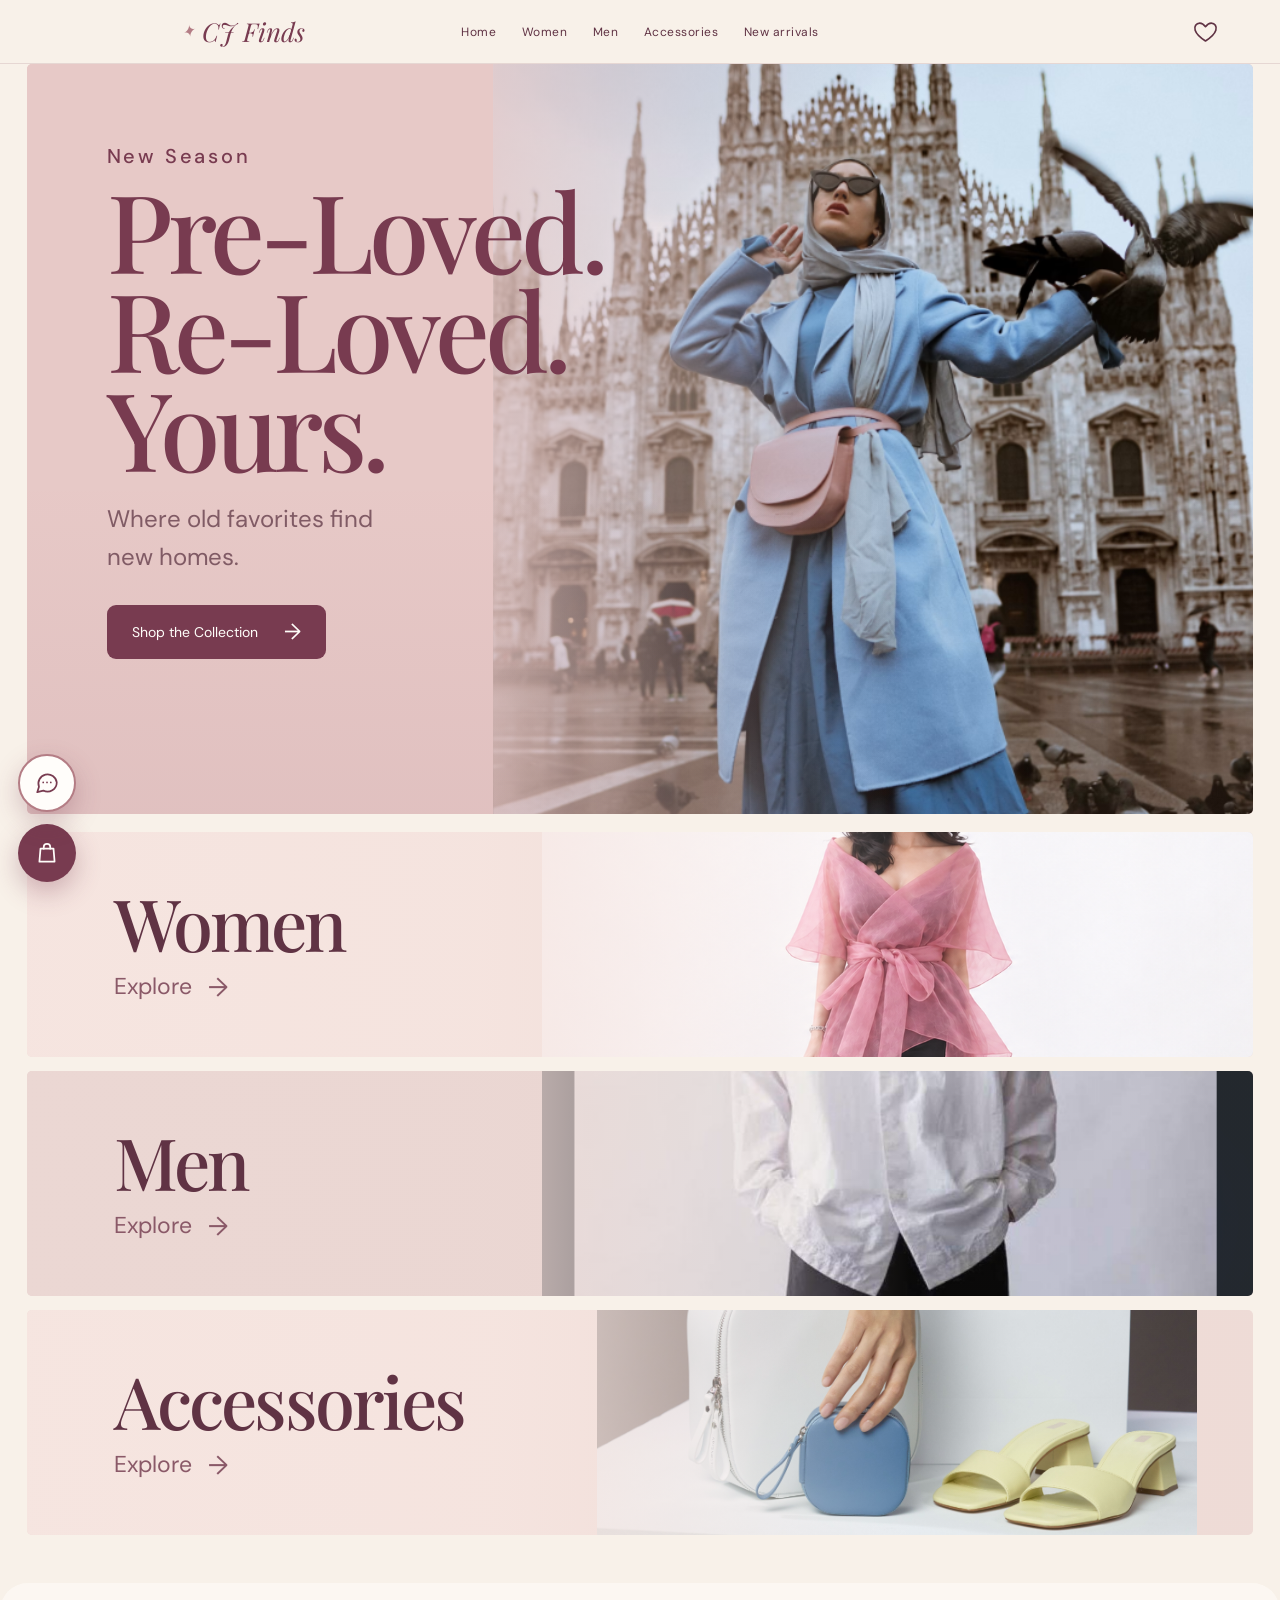
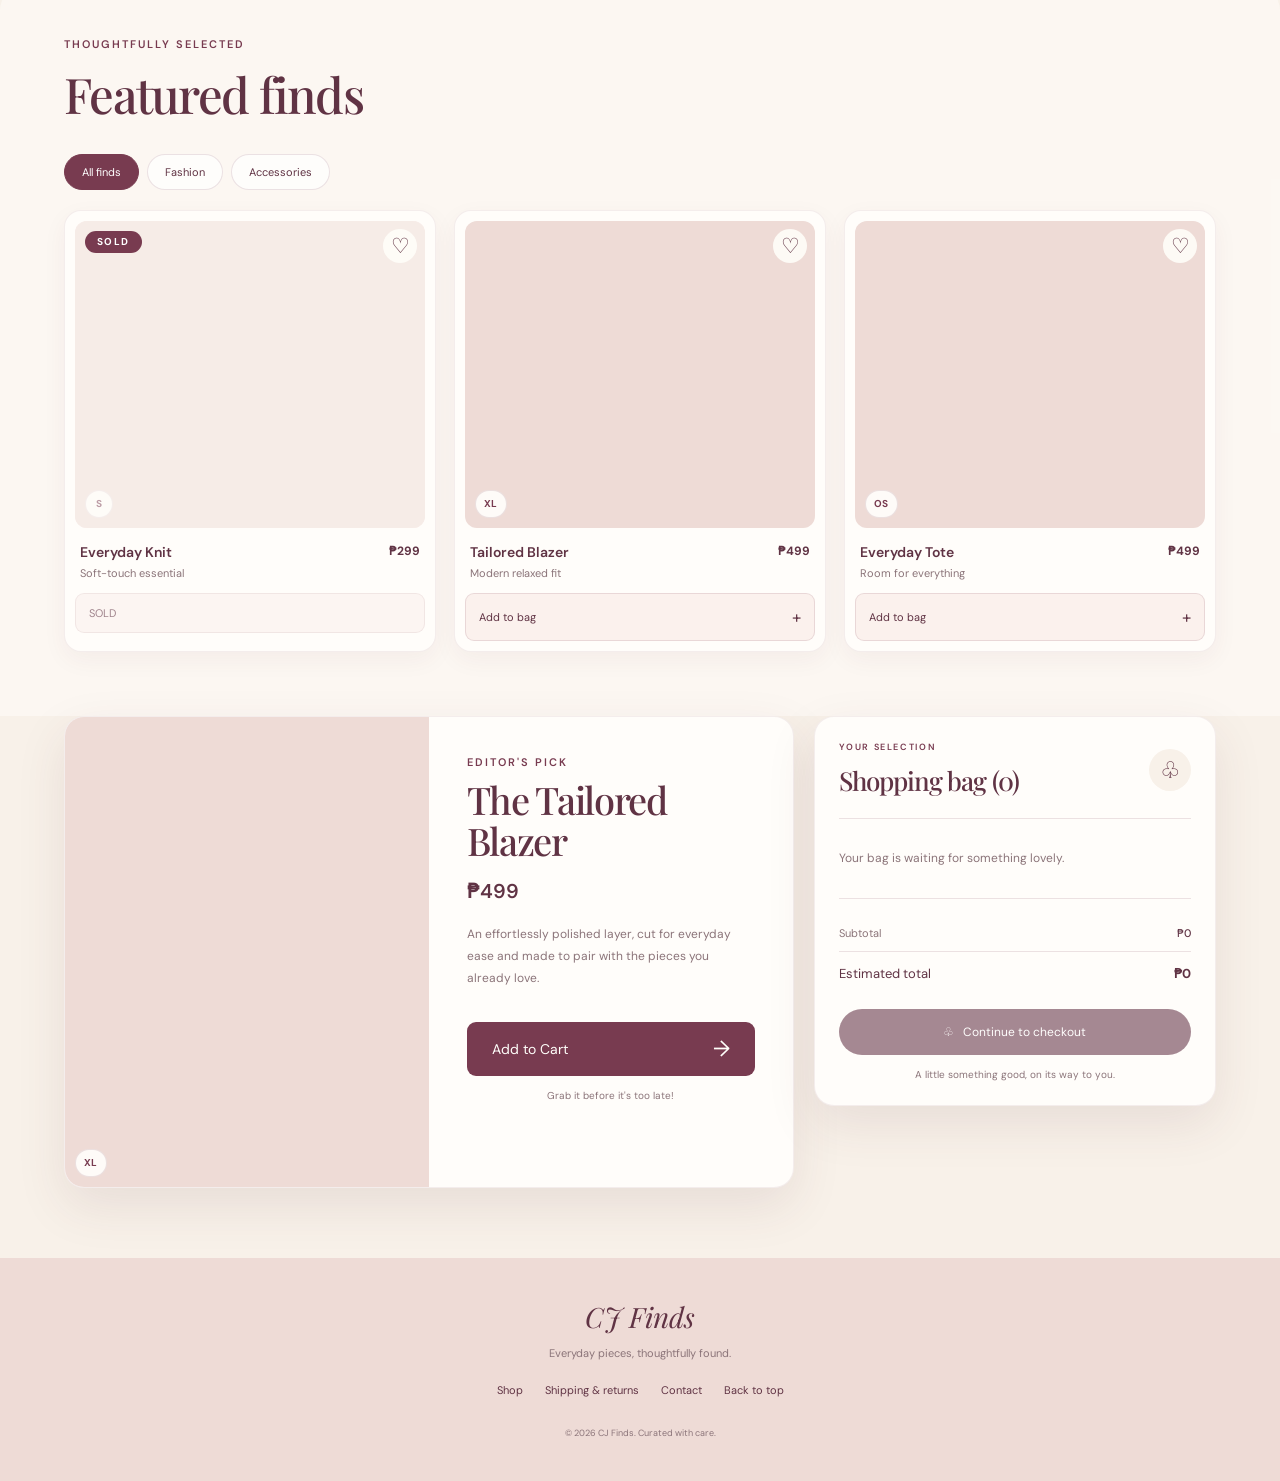
<file: index.html>
<!DOCTYPE html>
<html lang="en">
<head>
  <meta charset="UTF-8" />
  <meta name="viewport" content="width=device-width, initial-scale=1.0" />
  <meta name="theme-color" content="#f8f1e9" />
  <meta name="description" content="CJ Finds — pre-loved fashion and accessories for women and men. Pre-Loved. Re-Loved. Yours." />
  <title>CJ Finds — Pre-Loved. Re-Loved. Yours.</title>
  <link rel="icon" href="data:image/svg+xml,%3Csvg xmlns='http://www.w3.org/2000/svg' viewBox='0 0 100 100'%3E%3Ctext y='.9em' font-size='90'%3E✦%3C/text%3E%3C/svg%3E" />
  <link rel="preconnect" href="https://fonts.googleapis.com">
  <link rel="preconnect" href="https://fonts.gstatic.com" crossorigin>
  <link href="https://fonts.googleapis.com/css2?family=DM+Sans:wght@400;500;600;700&family=Playfair+Display:wght@400;500;600&display=swap" rel="stylesheet">
  <link rel="stylesheet" href="style.css" />
</head>
<body id="top">
  <header class="site-header">
    <button class="icon-button menu-toggle" type="button" aria-label="Open navigation" aria-expanded="false">
      <span></span><span></span><span></span>
    </button>

    <a class="brand" href="index.html" aria-label="CJ Finds home">
      <span class="brand-leaf" aria-hidden="true">✦</span>
      <span>CJ Finds</span>
    </a>

    <nav class="desktop-nav" aria-label="Main navigation">
      <a href="index.html">Home</a>
      <a href="women.html">Women</a>
      <a href="men.html">Men</a>
      <a href="accessories.html">Accessories</a>
      <a href="#featured">New arrivals</a>
    </nav>

    <div class="header-actions">
      <button class="icon-button search-toggle" type="button" aria-label="Search products" aria-expanded="false">
        <svg viewBox="0 0 24 24" aria-hidden="true"><circle cx="10.8" cy="10.8" r="7.2"></circle><path d="m16.2 16.2 5 5"></path></svg>
      </button>
      <a class="icon-button fav-toggle" href="favorites.html" aria-label="Open favorites">
        <svg viewBox="0 0 24 24" aria-hidden="true"><path d="M12 20.4s-7.6-4.7-9.2-9.5C1.7 7.6 3.7 4.6 6.9 4.6c2 0 3.5 1.1 5.1 3.1 1.6-2 3.1-3.1 5.1-3.1 3.2 0 5.2 3 4.1 6.3-1.6 4.8-9.2 9.5-9.2 9.5Z"></path></svg>
        <span class="fav-count is-zero" aria-live="polite">0</span>
      </a>
    </div>
  </header>

  <div class="mobile-menu" hidden>
    <a href="index.html">Home</a><a href="women.html">Women</a><a href="men.html">Men</a><a href="accessories.html">Accessories</a><a href="#featured">New arrivals</a>
  </div>
  <form class="search-panel" role="search" hidden>
    <label for="search-input">Find your next favorite</label>
    <div class="search-row"><input id="search-input" type="search" placeholder="Search essentials…" /><button type="submit">Search</button></div>
    <p class="search-message" aria-live="polite"></p>
  </form>

  <main>
    <!-- Keep this original visual order: hero, three category banners, palette footer. -->
    <section class="hero" aria-label="New season collection">
      <div class="hero-copy">
        <p class="eyebrow">New Season</p>
        <h1>Pre-Loved.<br>Re-Loved.<br>Yours.</h1>
        <p class="hero-description">Where old favorites find <br> new homes.<br class="desktop-break"></p>
        <a class="primary-button" href="#featured">Shop the Collection <span aria-hidden="true">→</span></a>
        <div class="hero-pagination" aria-label="Featured collection">
          <button class="active"></button>
        </div>
      </div>
      <div class="hero-image image-fashion" role="img" aria-label="Model wearing a cream blazer and sage top"></div>
      <div class="hero-glow"></div>
    </section>

    <section class="category-stack" aria-label="Shop categories">
      <a class="category-card women-card" id="women" href="women.html">
        <span class="category-copy"><strong>Women</strong><span>Explore <b aria-hidden="true">→</b></span></span>
        <span class="category-image women-image" role="img" aria-label="Women's modern neutral fashion"></span>
      </a>
      <a class="category-card men-card" id="men" href="men.html">
        <span class="category-copy"><strong>Men</strong><span>Explore <b aria-hidden="true">→</b></span></span>
        <span class="category-image men-image" role="img" aria-label="Men's minimalist black outfit"></span>
      </a>
      <a class="category-card accessories-card" id="accessories" href="accessories.html">
        <span class="category-copy"><strong>Accessories</strong><span>Explore <b aria-hidden="true">→</b></span></span>
        <span class="category-image accessories-image" role="img" aria-label="Black leather tote bag"></span>
      </a>
    </section>
    <!-- Shopping UI is added below the original landing-page composition. -->
    <section class="shopping-section" id="featured">
      <div class="section-heading">
        <div><p class="eyebrow">Thoughtfully selected</p><h2>Featured finds</h2></div>
      </div>
      <div class="filter-row" role="group" aria-label="Filter featured products">
        <button class="filter-chip active" type="button" data-filter="all">All finds</button>
        <button class="filter-chip" type="button" data-filter="fashion">Fashion</button>
        <button class="filter-chip" type="button" data-filter="accessories">Accessories</button>
      </div>
      <div class="product-grid"></div>
    </section>

    <section class="detail-cart-grid" id="product-detail">
      <article class="product-detail panel"></article>

      <aside class="cart-panel panel" id="cart-panel">
        <div class="cart-heading"><div><p class="eyebrow">Your selection</p><h2>Shopping bag <span class="bag-heading-count">(0)</span></h2></div><span class="bag-icon">♧</span></div>
        <div class="cart-items"><p class="empty-cart">Your bag is waiting for something lovely.</p></div>
        <div class="cart-summary">
          <div><span>Subtotal</span><strong class="subtotal">₱0</strong></div>
          <div><span>Estimated total</span><strong class="total">₱0</strong></div>
        </div>
        <button class="checkout-button" type="button" disabled>♧ &nbsp; Continue to checkout</button>
        <p class="secure-note">A little something good, on its way to you.</p>
      </aside>
    </section>
  </main>

  <footer class="site-footer">
    <a class="footer-brand" href="index.html">CJ Finds</a>
    <p>Everyday pieces, thoughtfully found.</p>
    <div class="footer-links"><a href="women.html">Shop</a><a href="#product-detail">Shipping &amp; returns</a><a href="mailto:hello@cjfinds.example">Contact</a><a href="#top">Back to top</a></div>
    <small>© <span id="year"></span> CJ Finds. Curated with care.</small>
  </footer>

  <div class="toast" role="status" aria-live="polite"></div>
  <script src="bag-reset.js"></script>
  <script src="one-stock.js"></script>
  <script src="products.js"></script>
  <script src="script.js"></script>
  <script src="bag.js" defer></script>
  <script src="bag-sync.js" defer></script>
  <script src="product-links.js" defer></script>
  <script src="favorites.js" defer></script>
  <script src="header-scroll.js" defer></script>
  <script src="chat-faq.js" defer></script>
  <script src="chatbot.js" defer></script>
</body>
</html>
</file>
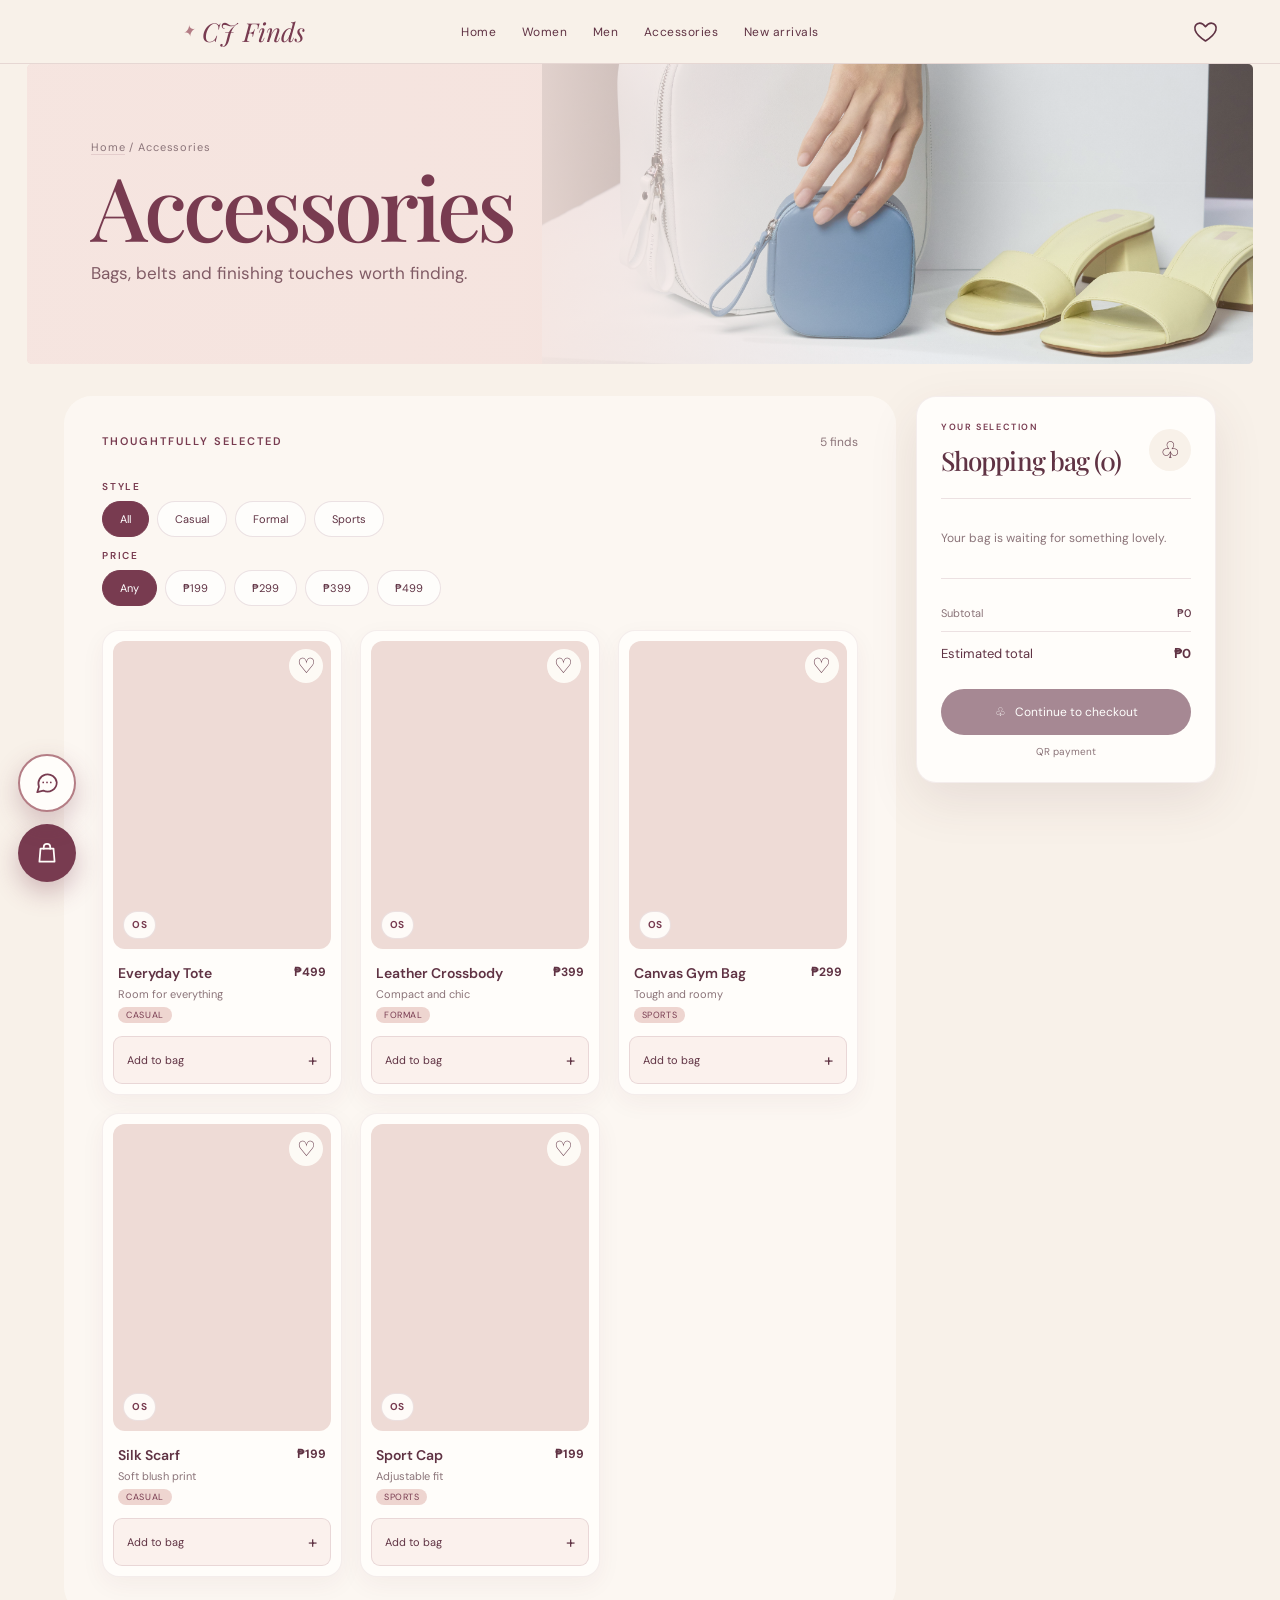
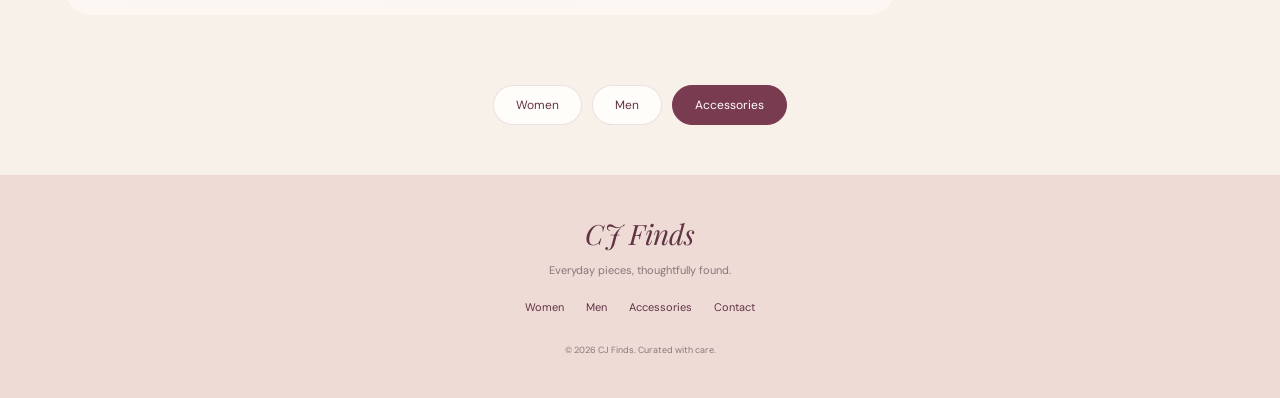
<file: accessories.html>
<!DOCTYPE html>
<html lang="en">
<head>
  <meta charset="UTF-8" />
  <meta name="viewport" content="width=device-width, initial-scale=1.0" />
  <meta name="theme-color" content="#f8f1e9" />
  <title>Accessories — CJ Finds</title>
  <link rel="preconnect" href="https://fonts.googleapis.com">
  <link rel="preconnect" href="https://fonts.gstatic.com" crossorigin>
  <link href="https://fonts.googleapis.com/css2?family=DM+Sans:wght@400;500;600;700&family=Playfair+Display:wght@400;500;600&display=swap" rel="stylesheet">
  <link rel="stylesheet" href="style.css" />
  <link rel="stylesheet" href="category.css" />
</head>
<body data-page="accessories">
  <header class="site-header">
    <button class="icon-button menu-toggle" aria-label="Open navigation" aria-expanded="false">
      <span></span><span></span><span></span>
    </button>

    <a class="brand" href="index.html" aria-label="CJ Finds home">
      <span class="brand-leaf" aria-hidden="true">✦</span>
      <span>CJ Finds</span>
    </a>

    <nav class="desktop-nav" aria-label="Main navigation">
      <a href="index.html">Home</a>
      <a href="women.html">Women</a>
      <a href="men.html">Men</a>
      <a href="accessories.html">Accessories</a>
      <a href="index.html#featured">New arrivals</a>
    </nav>

    <div class="header-actions">
      <button class="icon-button search-toggle" aria-label="Search products" aria-expanded="false">
        <svg viewBox="0 0 24 24" aria-hidden="true"><circle cx="10.8" cy="10.8" r="7.2"></circle><path d="m16.2 16.2 5 5"></path></svg>
      </button>
      <a class="icon-button fav-toggle" href="favorites.html" aria-label="Open favorites">
        <svg viewBox="0 0 24 24" aria-hidden="true"><path d="M12 20.4s-7.6-4.7-9.2-9.5C1.7 7.6 3.7 4.6 6.9 4.6c2 0 3.5 1.1 5.1 3.1 1.6-2 3.1-3.1 5.1-3.1 3.2 0 5.2 3 4.1 6.3-1.6 4.8-9.2 9.5-9.2 9.5Z"></path></svg>
        <span class="fav-count is-zero" aria-live="polite">0</span>
      </a>
    </div>
  </header>

  <div class="mobile-menu" hidden>
    <a href="index.html">Home</a><a href="women.html">Women</a><a href="men.html">Men</a><a href="accessories.html">Accessories</a><a href="index.html#featured">New arrivals</a>
  </div>
  <form class="search-panel" role="search" hidden>
    <label for="search-input">Find your next favorite</label>
    <div class="search-row"><input id="search-input" type="search" placeholder="Search accessories…" /><button type="submit">Search</button></div>
    <p class="search-message" aria-live="polite"></p>
  </form>

  <main>
    <section class="page-hero accessories" aria-label="Accessories collection">
      <div class="page-hero-image" role="img" aria-label="Accessories collection"></div>
      <div class="page-hero-copy">
        <p class="breadcrumb"><a href="index.html">Home</a> / Accessories</p>
        <h1>Accessories</h1>
        <p class="lead">Bags, belts and finishing touches worth finding.</p>
      </div>
    </section>

    <div class="category-layout">
      <section class="catalog" id="catalog">
        <div class="section-heading">
          <div><p class="eyebrow">Thoughtfully selected</p><h2></h2></div>
          <span class="result-count" aria-live="polite"></span>
        </div>

        <div class="filter-group">
          <span class="filter-label">Style</span>
          <div class="filter-row" role="group" aria-label="Filter by style">
            <button class="filter-chip active" data-filter="all">All</button>
            <button class="filter-chip" data-filter="casual">Casual</button>
            <button class="filter-chip" data-filter="formal">Formal</button>
            <button class="filter-chip" data-filter="sports">Sports</button>
          </div>
        </div>
        <div class="filter-group">
          <span class="filter-label">Price</span>
          <div class="filter-row" role="group" aria-label="Filter by price">
            <button class="filter-chip active" data-price="all">Any</button>
            <button class="filter-chip" data-price="199">₱199</button>
            <button class="filter-chip" data-price="299">₱299</button>
            <button class="filter-chip" data-price="399">₱399</button>
            <button class="filter-chip" data-price="499">₱499</button>
          </div>
        </div>

        <div class="product-grid"></div>
      </section>

      <aside class="cart-panel panel" id="cart-panel">
        <div class="cart-heading"><div><p class="eyebrow">Your selection</p><h2>Shopping bag <span class="bag-heading-count">(0)</span></h2></div><span class="bag-icon">♧</span></div>
        <div class="cart-items"><p class="empty-cart">Your bag is waiting for something lovely.</p></div>
        <div class="cart-summary">
          <div><span>Subtotal</span><strong class="subtotal">₱0</strong></div>
          <div><span>Estimated total</span><strong class="total">₱0</strong></div>
        </div>
        <button class="checkout-button" disabled>♧ &nbsp; Continue to checkout</button>
        <p class="pay-note">QR payment</p>
      </aside>
    </div>

    <nav class="other-categories" aria-label="Browse other categories">
      <a href="women.html">Women</a>
      <a href="men.html">Men</a>
      <a href="accessories.html" class="current" aria-current="page">Accessories</a>
    </nav>
  </main>

  <footer class="site-footer">
    <a class="footer-brand" href="index.html">CJ Finds</a>
    <p>Everyday pieces, thoughtfully found.</p>
    <div class="footer-links"><a href="women.html">Women</a><a href="men.html">Men</a><a href="accessories.html">Accessories</a><a href="mailto:hello@cjfinds.example">Contact</a></div>
    <small>© <span id="year"></span> CJ Finds. Curated with care.</small>
  </footer>

  <div class="toast" role="status" aria-live="polite"></div>
  <script src="bag-reset.js"></script>
  <script src="one-stock.js"></script>
  <script src="products.js"></script>
  <script src="shop.js"></script>
  <script src="bag.js" defer></script>
  <script src="bag-sync.js" defer></script>
  <script src="product-links.js" defer></script>
  <script src="favorites.js" defer></script>
  <script src="header-scroll.js" defer></script>
  <script src="chat-faq.js" defer></script>
  <script src="chatbot.js" defer></script>
  </body>
  </html>
</file>
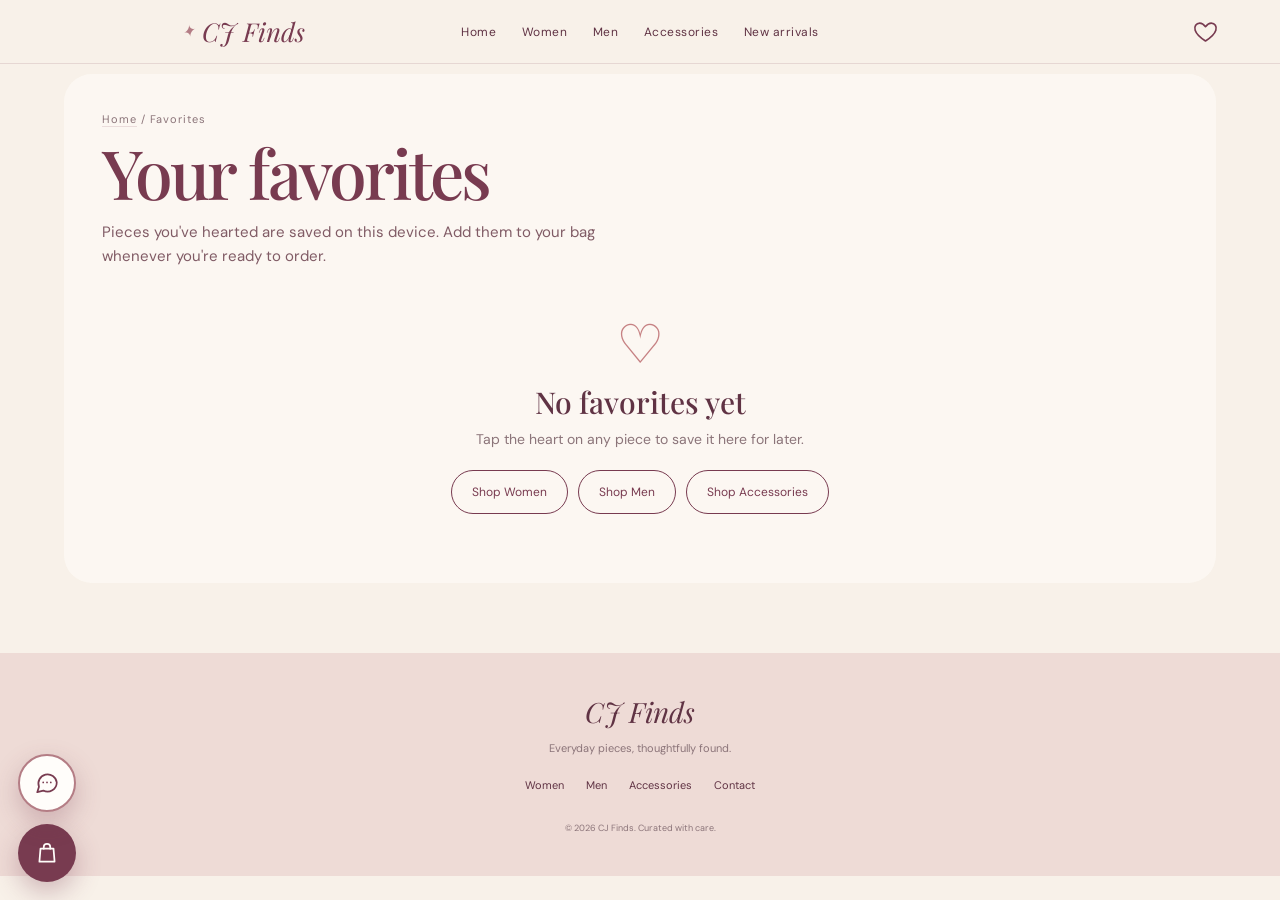
<file: favorites.html>
<!DOCTYPE html>
<html lang="en">
<head>
  <meta charset="UTF-8" />
  <meta name="viewport" content="width=device-width, initial-scale=1.0" />
  <meta name="theme-color" content="#f8f1e9" />
  <title>Your favorites — CJ Finds</title>
  <link rel="preconnect" href="https://fonts.googleapis.com">
  <link rel="preconnect" href="https://fonts.gstatic.com" crossorigin>
  <link href="https://fonts.googleapis.com/css2?family=DM+Sans:wght@400;500;600;700&family=Playfair+Display:wght@400;500;600&display=swap" rel="stylesheet">
  <link rel="stylesheet" href="style.css" />
  <link rel="stylesheet" href="category.css" />
  <link rel="stylesheet" href="favorites.css" />
</head>
<body>
  <header class="site-header">
    <button class="icon-button menu-toggle" aria-label="Open navigation" aria-expanded="false">
      <span></span><span></span><span></span>
    </button>

    <a class="brand" href="index.html" aria-label="CJ Finds home">
      <span class="brand-leaf" aria-hidden="true">✦</span>
      <span>CJ Finds</span>
    </a>

    <nav class="desktop-nav" aria-label="Main navigation">
      <a href="index.html">Home</a>
      <a href="women.html">Women</a>
      <a href="men.html">Men</a>
      <a href="accessories.html">Accessories</a>
      <a href="index.html#featured">New arrivals</a>
    </nav>

    <div class="header-actions">
      <a class="icon-button fav-toggle" href="favorites.html" aria-label="Open favorites" aria-current="page">
        <svg viewBox="0 0 24 24" aria-hidden="true"><path d="M12 20.4s-7.6-4.7-9.2-9.5C1.7 7.6 3.7 4.6 6.9 4.6c2 0 3.5 1.1 5.1 3.1 1.6-2 3.1-3.1 5.1-3.1 3.2 0 5.2 3 4.1 6.3-1.6 4.8-9.2 9.5-9.2 9.5Z"></path></svg>
        <span class="fav-count is-zero" aria-live="polite">0</span>
      </a>
    </div>
  </header>

  <div class="mobile-menu" hidden>
    <a href="index.html">Home</a><a href="women.html">Women</a><a href="men.html">Men</a><a href="accessories.html">Accessories</a><a href="index.html#featured">New arrivals</a>
  </div>

  <main class="fav-page">
    <section class="fav-wrap" aria-labelledby="fav-title">
      <p class="breadcrumb"><a href="index.html">Home</a> / Favorites</p>
      <h1 id="fav-title">Your favorites</h1>
      <p class="fav-lead">Pieces you've hearted are saved on this device. Add them to your bag whenever you're ready to order.</p>

      <div class="fav-toolbar" id="fav-toolbar" hidden>
        <span class="result-count" id="fav-count" aria-live="polite"></span>
        <div class="fav-actions">
          <button class="fav-btn" id="fav-add-all" type="button">Add all available to bag</button>
          <a class="fav-btn secondary" href="index.html#cart-panel">Go to my bag →</a>
        </div>
      </div>
      <p class="fav-sold-note" id="fav-sold-note" hidden>Pieces tagged SOLD have found a new home and can no longer be ordered.</p>

      <div class="product-grid" id="fav-grid" hidden></div>

      <div class="fav-empty" id="fav-empty" hidden>
        <p class="fav-empty-heart" aria-hidden="true">♡</p>
        <h2>No favorites yet</h2>
        <p>Tap the heart on any piece to save it here for later.</p>
        <div class="fav-actions">
          <a class="fav-btn secondary" href="women.html">Shop Women</a>
          <a class="fav-btn secondary" href="men.html">Shop Men</a>
          <a class="fav-btn secondary" href="accessories.html">Shop Accessories</a>
        </div>
      </div>
    </section>
  </main>

  <footer class="site-footer">
    <a class="footer-brand" href="index.html">CJ Finds</a>
    <p>Everyday pieces, thoughtfully found.</p>
    <div class="footer-links"><a href="women.html">Women</a><a href="men.html">Men</a><a href="accessories.html">Accessories</a><a href="mailto:hello@cjfinds.example">Contact</a></div>
    <small>© <span id="year"></span> CJ Finds. Curated with care.</small>
  </footer>

  <div class="toast" role="status" aria-live="polite"></div>
  <script src="bag-reset.js"></script>
  <script src="products.js"></script>
  <script src="bag.js" defer></script>
  <script src="product-links.js" defer></script>
  <script src="favorites.js" defer></script>
  <script src="header-scroll.js" defer></script>
  <script src="chat-faq.js" defer></script>
  <script src="chatbot.js" defer></script>
</body>
</html>
</file>
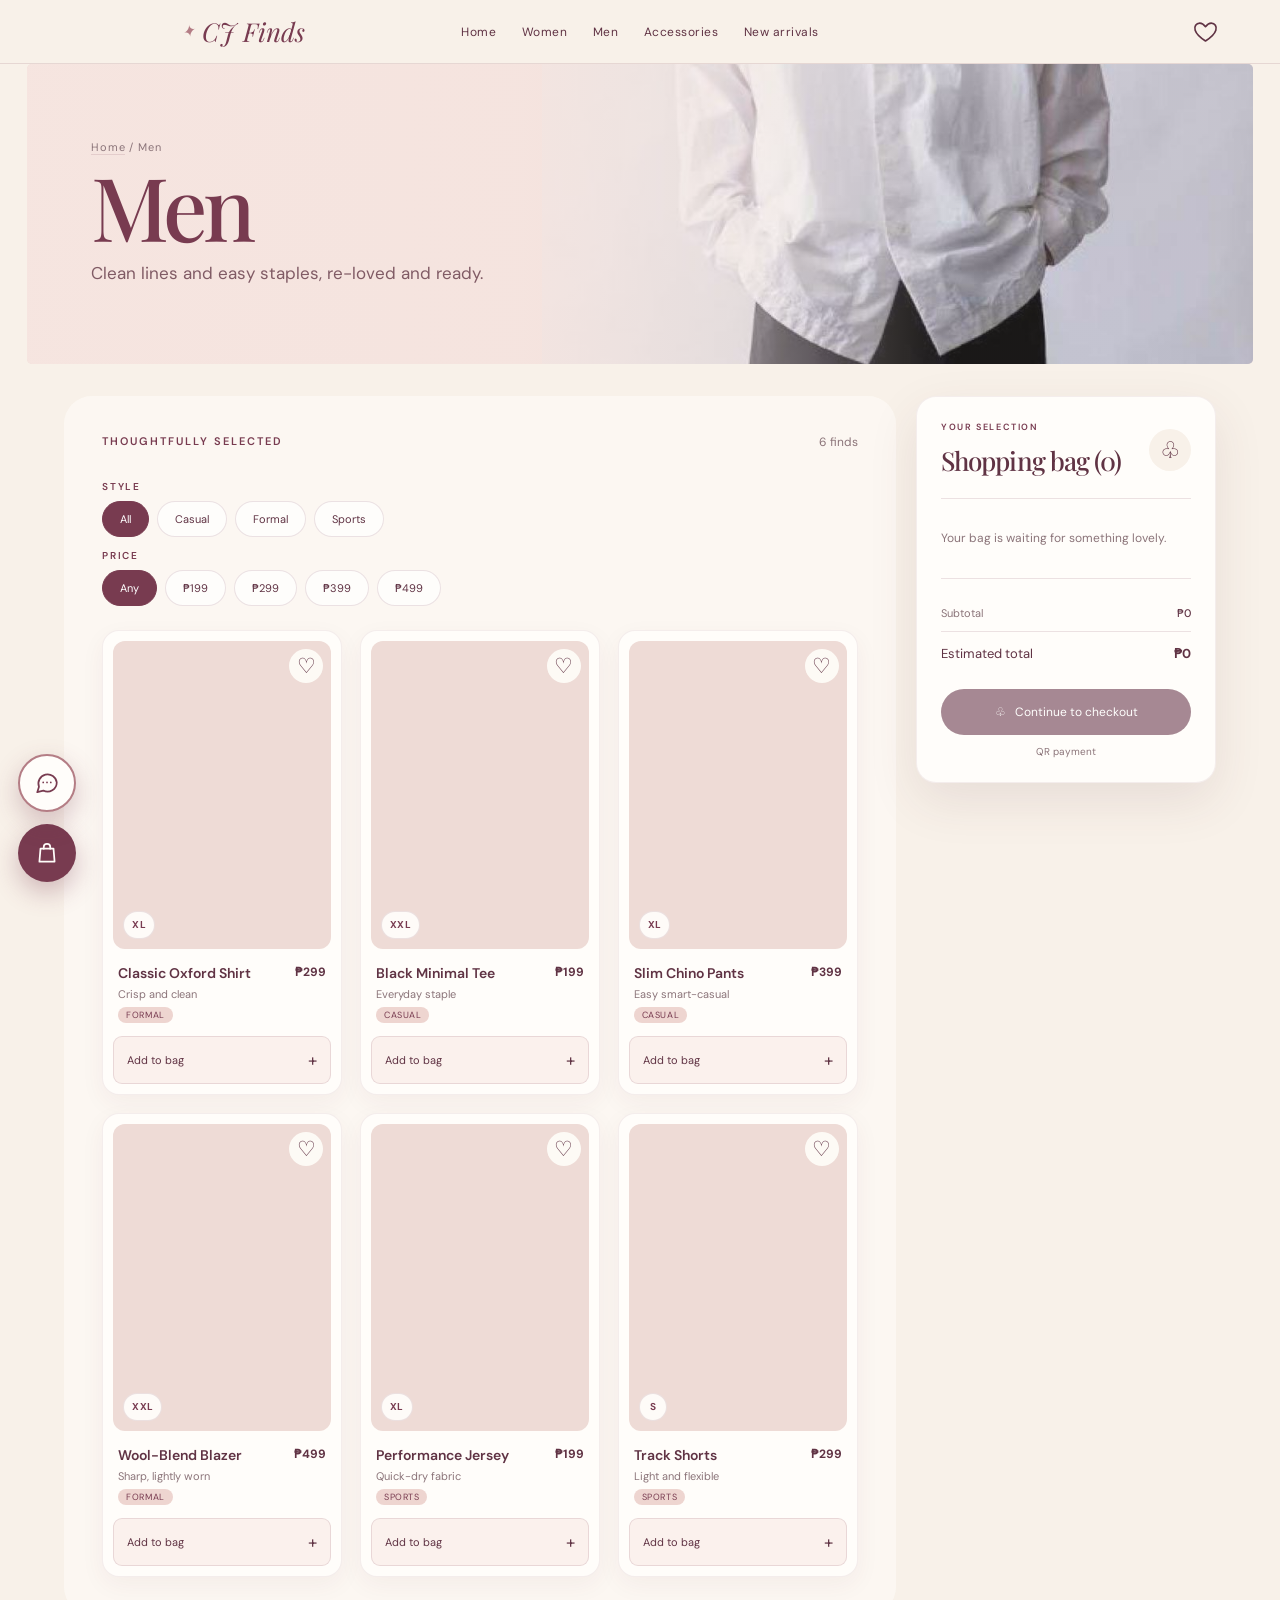
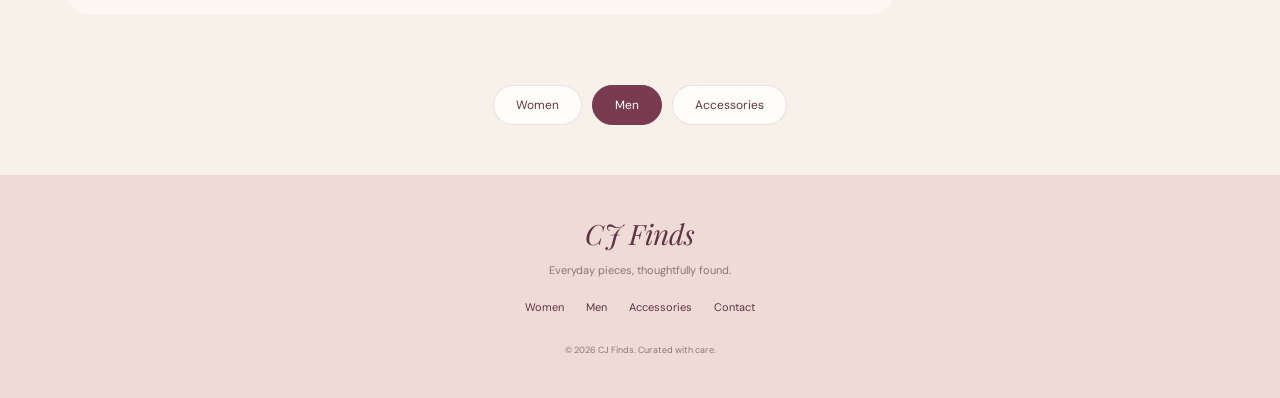
<file: men.html>
<!DOCTYPE html>
<html lang="en">
<head>
  <meta charset="UTF-8" />
  <meta name="viewport" content="width=device-width, initial-scale=1.0" />
  <meta name="theme-color" content="#f8f1e9" />
  <title>Men — CJ Finds</title>
  <link rel="preconnect" href="https://fonts.googleapis.com">
  <link rel="preconnect" href="https://fonts.gstatic.com" crossorigin>
  <link href="https://fonts.googleapis.com/css2?family=DM+Sans:wght@400;500;600;700&family=Playfair+Display:wght@400;500;600&display=swap" rel="stylesheet">
  <link rel="stylesheet" href="style.css" />
  <link rel="stylesheet" href="category.css" />
</head>
<body data-page="men">
  <header class="site-header">
    <button class="icon-button menu-toggle" aria-label="Open navigation" aria-expanded="false">
      <span></span><span></span><span></span>
    </button>

    <a class="brand" href="index.html" aria-label="CJ Finds home">
      <span class="brand-leaf" aria-hidden="true">✦</span>
      <span>CJ Finds</span>
    </a>

    <nav class="desktop-nav" aria-label="Main navigation">
      <a href="index.html">Home</a>
      <a href="women.html">Women</a>
      <a href="men.html">Men</a>
      <a href="accessories.html">Accessories</a>
      <a href="index.html#featured">New arrivals</a>
    </nav>

    <div class="header-actions">
      <button class="icon-button search-toggle" aria-label="Search products" aria-expanded="false">
        <svg viewBox="0 0 24 24" aria-hidden="true"><circle cx="10.8" cy="10.8" r="7.2"></circle><path d="m16.2 16.2 5 5"></path></svg>
      </button>
      <a class="icon-button fav-toggle" href="favorites.html" aria-label="Open favorites">
        <svg viewBox="0 0 24 24" aria-hidden="true"><path d="M12 20.4s-7.6-4.7-9.2-9.5C1.7 7.6 3.7 4.6 6.9 4.6c2 0 3.5 1.1 5.1 3.1 1.6-2 3.1-3.1 5.1-3.1 3.2 0 5.2 3 4.1 6.3-1.6 4.8-9.2 9.5-9.2 9.5Z"></path></svg>
        <span class="fav-count is-zero" aria-live="polite">0</span>
      </a>
    </div>
  </header>

  <div class="mobile-menu" hidden>
    <a href="index.html">Home</a><a href="women.html">Women</a><a href="men.html">Men</a><a href="accessories.html">Accessories</a><a href="index.html#featured">New arrivals</a>
  </div>
  <form class="search-panel" role="search" hidden>
    <label for="search-input">Find your next favorite</label>
    <div class="search-row"><input id="search-input" type="search" placeholder="Search men…" /><button type="submit">Search</button></div>
    <p class="search-message" aria-live="polite"></p>
  </form>

  <main>
    <section class="page-hero men" aria-label="Men collection">
      <div class="page-hero-image" role="img" aria-label="Men collection"></div>
      <div class="page-hero-copy">
        <p class="breadcrumb"><a href="index.html">Home</a> / Men</p>
        <h1>Men</h1>
        <p class="lead">Clean lines and easy staples, re-loved and ready.</p>
      </div>
    </section>

    <div class="category-layout">
      <section class="catalog" id="catalog">
        <div class="section-heading">
          <div><p class="eyebrow">Thoughtfully selected</p><h2></h2></div>
          <span class="result-count" aria-live="polite"></span>
        </div>

        <div class="filter-group">
          <span class="filter-label">Style</span>
          <div class="filter-row" role="group" aria-label="Filter by style">
            <button class="filter-chip active" data-filter="all">All</button>
            <button class="filter-chip" data-filter="casual">Casual</button>
            <button class="filter-chip" data-filter="formal">Formal</button>
            <button class="filter-chip" data-filter="sports">Sports</button>
          </div>
        </div>
        <div class="filter-group">
          <span class="filter-label">Price</span>
          <div class="filter-row" role="group" aria-label="Filter by price">
            <button class="filter-chip active" data-price="all">Any</button>
            <button class="filter-chip" data-price="199">₱199</button>
            <button class="filter-chip" data-price="299">₱299</button>
            <button class="filter-chip" data-price="399">₱399</button>
            <button class="filter-chip" data-price="499">₱499</button>
          </div>
        </div>

        <div class="product-grid"></div>
      </section>

      <aside class="cart-panel panel" id="cart-panel">
        <div class="cart-heading"><div><p class="eyebrow">Your selection</p><h2>Shopping bag <span class="bag-heading-count">(0)</span></h2></div><span class="bag-icon">♧</span></div>
        <div class="cart-items"><p class="empty-cart">Your bag is waiting for something lovely.</p></div>
        <div class="cart-summary">
          <div><span>Subtotal</span><strong class="subtotal">₱0</strong></div>
          <div><span>Estimated total</span><strong class="total">₱0</strong></div>
        </div>
        <button class="checkout-button" disabled>♧ &nbsp; Continue to checkout</button>
        <p class="pay-note">QR payment</p>
      </aside>
    </div>

    <nav class="other-categories" aria-label="Browse other categories">
      <a href="women.html">Women</a>
      <a href="men.html" class="current" aria-current="page">Men</a>
      <a href="accessories.html">Accessories</a>
    </nav>
  </main>

  <footer class="site-footer">
    <a class="footer-brand" href="index.html">CJ Finds</a>
    <p>Everyday pieces, thoughtfully found.</p>
    <div class="footer-links"><a href="women.html">Women</a><a href="men.html">Men</a><a href="accessories.html">Accessories</a><a href="mailto:hello@cjfinds.example">Contact</a></div>
    <small>© <span id="year"></span> CJ Finds. Curated with care.</small>
  </footer>

  <div class="toast" role="status" aria-live="polite"></div>
  <script src="bag-reset.js"></script>
  <script src="one-stock.js"></script>
  <script src="products.js"></script>
  <script src="shop.js"></script>
  <script src="bag.js" defer></script>
  <script src="bag-sync.js" defer></script>
  <script src="product-links.js" defer></script>
  <script src="favorites.js" defer></script>
  <script src="header-scroll.js" defer></script>
  <script src="chat-faq.js" defer></script>
  <script src="chatbot.js" defer></script>
  </body>
  </html>
</file>
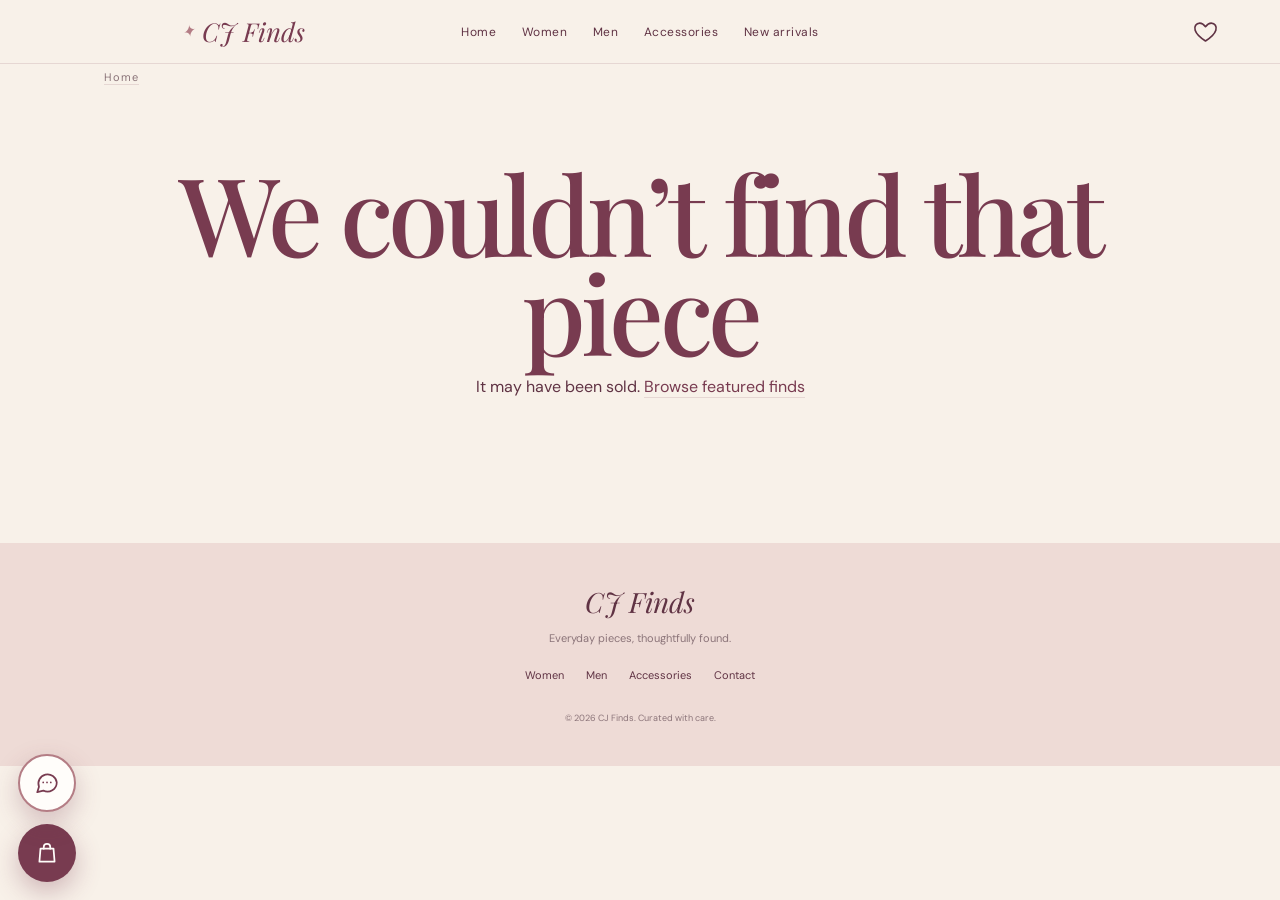
<file: product.html>
<!DOCTYPE html>
<html lang="en">
<head>
  <meta charset="UTF-8" />
  <meta name="viewport" content="width=device-width, initial-scale=1.0" />
  <meta name="theme-color" content="#f8f1e9" />
  <title>Product — CJ Finds</title>
  <link rel="preconnect" href="https://fonts.googleapis.com">
  <link rel="preconnect" href="https://fonts.gstatic.com" crossorigin>
  <link href="https://fonts.googleapis.com/css2?family=DM+Sans:wght@400;500;600;700&family=Playfair+Display:wght@400;500;600&display=swap" rel="stylesheet">
  <link rel="stylesheet" href="style.css" />
  <link rel="stylesheet" href="category.css" />
  <link rel="stylesheet" href="product.css" />
</head>
<body>
  <header class="site-header">
    <button class="icon-button menu-toggle" aria-label="Open navigation" aria-expanded="false">
      <span></span><span></span><span></span>
    </button>

    <a class="brand" href="index.html" aria-label="CJ Finds home">
      <span class="brand-leaf" aria-hidden="true">✦</span>
      <span>CJ Finds</span>
    </a>

    <nav class="desktop-nav" aria-label="Main navigation">
      <a href="index.html">Home</a>
      <a href="women.html">Women</a>
      <a href="men.html">Men</a>
      <a href="accessories.html">Accessories</a>
      <a href="index.html#featured">New arrivals</a>
    </nav>

    <div class="header-actions">
      <a class="icon-button fav-toggle" href="favorites.html" aria-label="Open favorites">
        <svg viewBox="0 0 24 24" aria-hidden="true"><path d="M12 20.4s-7.6-4.7-9.2-9.5C1.7 7.6 3.7 4.6 6.9 4.6c2 0 3.5 1.1 5.1 3.1 1.6-2 3.1-3.1 5.1-3.1 3.2 0 5.2 3 4.1 6.3-1.6 4.8-9.2 9.5-9.2 9.5Z"></path></svg>
        <span class="fav-count is-zero" aria-live="polite">0</span>
      </a>
    </div>
  </header>

  <div class="mobile-menu" hidden>
    <a href="index.html">Home</a><a href="women.html">Women</a><a href="men.html">Men</a><a href="accessories.html">Accessories</a><a href="index.html#featured">New arrivals</a>
  </div>

  <main class="product-page">
    <p class="breadcrumb" id="crumbs"><a href="index.html">Home</a></p>
    <section class="product-layout" id="product-root" aria-live="polite"></section>
  </main>

  <footer class="site-footer">
    <a class="footer-brand" href="index.html">CJ Finds</a>
    <p>Everyday pieces, thoughtfully found.</p>
    <div class="footer-links"><a href="women.html">Women</a><a href="men.html">Men</a><a href="accessories.html">Accessories</a><a href="mailto:hello@cjfinds.example">Contact</a></div>
    <small>© <span id="year"></span> CJ Finds. Curated with care.</small>
  </footer>

  <div class="toast" role="status" aria-live="polite"></div>
  <script src="bag-reset.js"></script>
  <script src="one-stock.js"></script>
  <script src="products.js" defer></script>
  <script src="bag.js" defer></script>
  <script src="product.js" defer></script>
  <script src="favorites.js" defer></script>
  <script src="header-scroll.js" defer></script>
  <script src="chat-faq.js" defer></script>
  <script src="chatbot.js" defer></script>
</body>
</html>
</file>
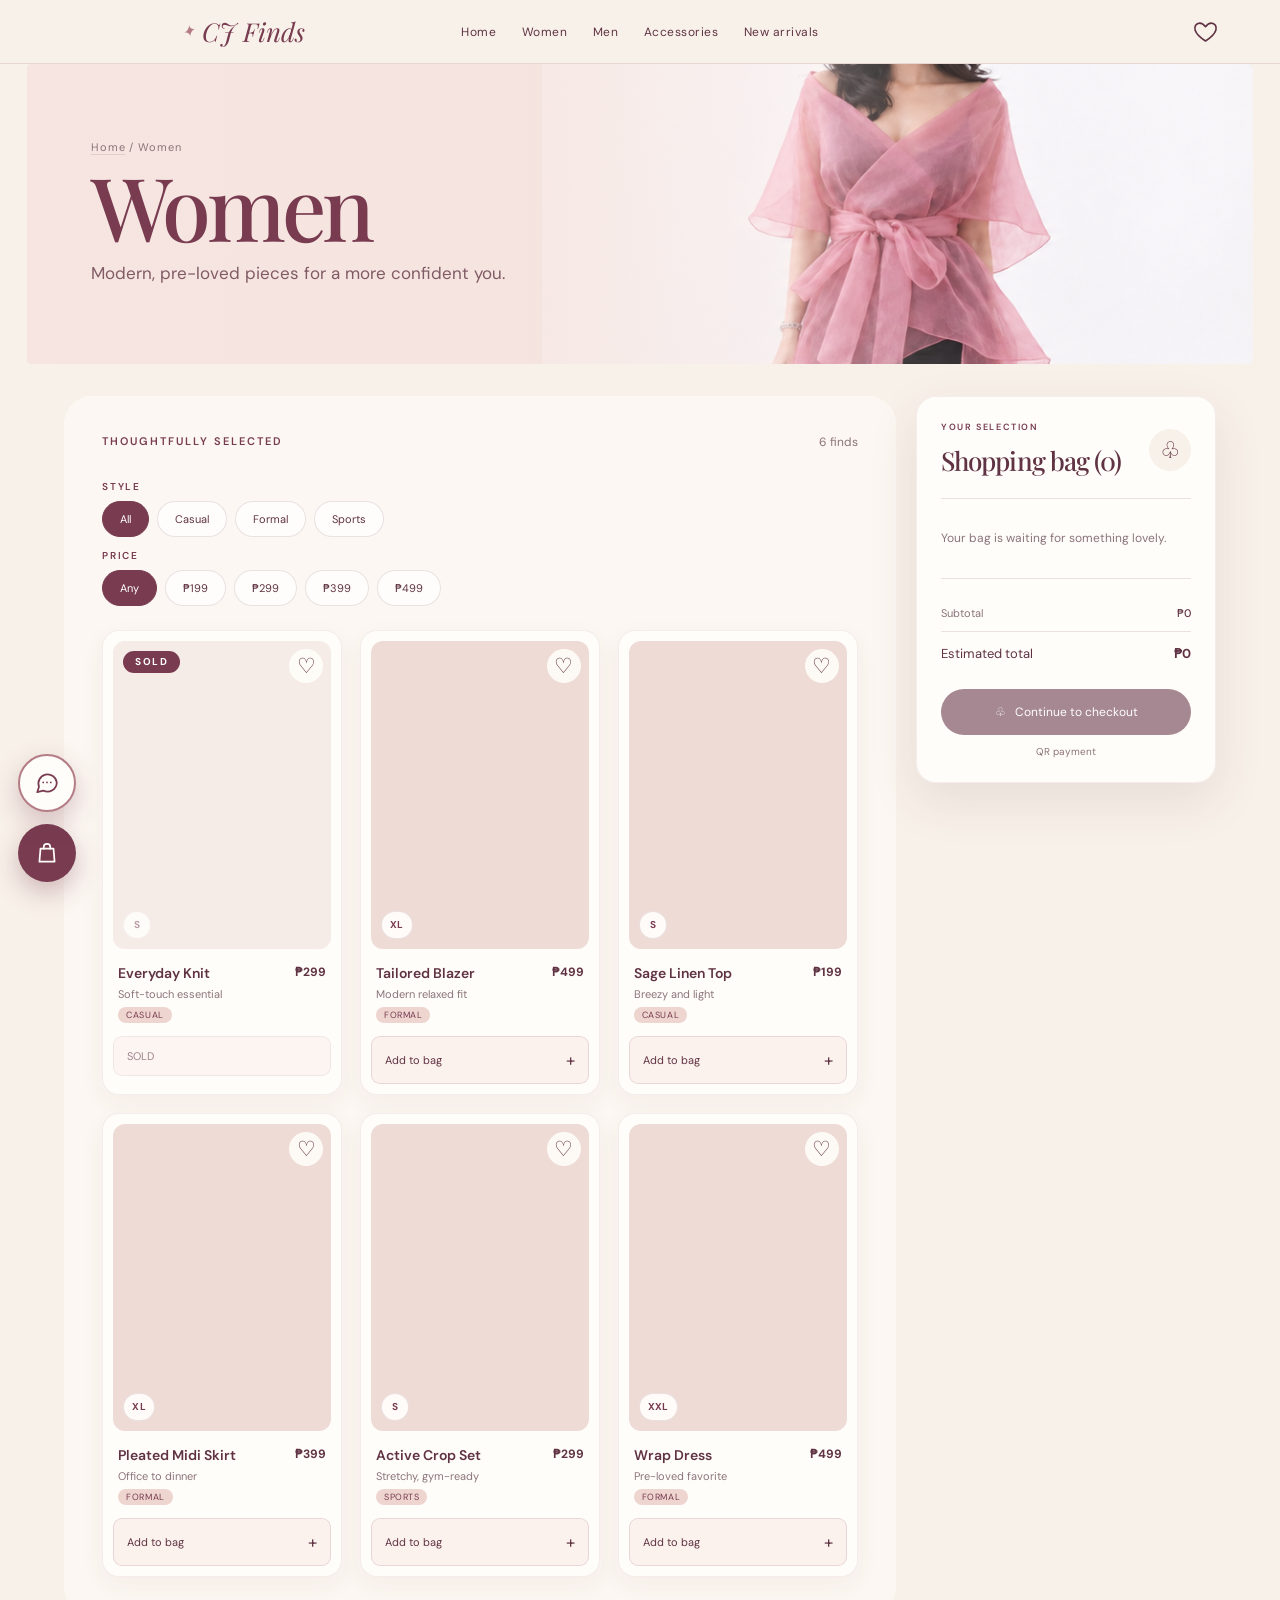
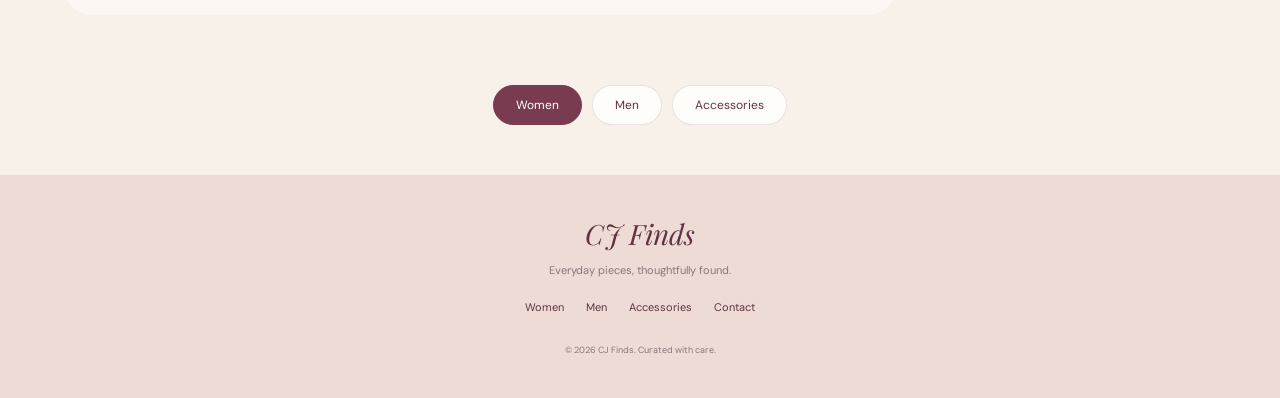
<file: women.html>
<!DOCTYPE html>
<html lang="en">
<head>
  <meta charset="UTF-8" />
  <meta name="viewport" content="width=device-width, initial-scale=1.0" />
  <meta name="theme-color" content="#f8f1e9" />
  <title>Women — CJ Finds</title>
  <link rel="preconnect" href="https://fonts.googleapis.com">
  <link rel="preconnect" href="https://fonts.gstatic.com" crossorigin>
  <link href="https://fonts.googleapis.com/css2?family=DM+Sans:wght@400;500;600;700&family=Playfair+Display:wght@400;500;600&display=swap" rel="stylesheet">
  <link rel="stylesheet" href="style.css" />
  <link rel="stylesheet" href="category.css" />
</head>
<body data-page="women">
  <header class="site-header">
    <button class="icon-button menu-toggle" aria-label="Open navigation" aria-expanded="false">
      <span></span><span></span><span></span>
    </button>

    <a class="brand" href="index.html" aria-label="CJ Finds home">
      <span class="brand-leaf" aria-hidden="true">✦</span>
      <span>CJ Finds</span>
    </a>

    <nav class="desktop-nav" aria-label="Main navigation">
      <a href="index.html">Home</a>
      <a href="women.html">Women</a>
      <a href="men.html">Men</a>
      <a href="accessories.html">Accessories</a>
      <a href="index.html#featured">New arrivals</a>
    </nav>

    <div class="header-actions">
      <button class="icon-button search-toggle" aria-label="Search products" aria-expanded="false">
        <svg viewBox="0 0 24 24" aria-hidden="true"><circle cx="10.8" cy="10.8" r="7.2"></circle><path d="m16.2 16.2 5 5"></path></svg>
      </button>
      <a class="icon-button fav-toggle" href="favorites.html" aria-label="Open favorites">
        <svg viewBox="0 0 24 24" aria-hidden="true"><path d="M12 20.4s-7.6-4.7-9.2-9.5C1.7 7.6 3.7 4.6 6.9 4.6c2 0 3.5 1.1 5.1 3.1 1.6-2 3.1-3.1 5.1-3.1 3.2 0 5.2 3 4.1 6.3-1.6 4.8-9.2 9.5-9.2 9.5Z"></path></svg>
        <span class="fav-count is-zero" aria-live="polite">0</span>
      </a>
    </div>
  </header>

  <div class="mobile-menu" hidden>
    <a href="index.html">Home</a><a href="women.html">Women</a><a href="men.html">Men</a><a href="accessories.html">Accessories</a><a href="index.html#featured">New arrivals</a>
  </div>
  <form class="search-panel" role="search" hidden>
    <label for="search-input">Find your next favorite</label>
    <div class="search-row"><input id="search-input" type="search" placeholder="Search women…" /><button type="submit">Search</button></div>
    <p class="search-message" aria-live="polite"></p>
  </form>

  <main>
    <section class="page-hero women" aria-label="Women collection">
      <div class="page-hero-image" role="img" aria-label="Women collection"></div>
      <div class="page-hero-copy">
        <p class="breadcrumb"><a href="index.html">Home</a> / Women</p>
        <h1>Women</h1>
        <p class="lead">Modern, pre-loved pieces for a more confident you.</p>
      </div>
    </section>

    <div class="category-layout">
      <section class="catalog" id="catalog">
        <div class="section-heading">
          <div><p class="eyebrow">Thoughtfully selected</p><h2></h2></div>
          <span class="result-count" aria-live="polite"></span>
        </div>

        <div class="filter-group">
          <span class="filter-label">Style</span>
          <div class="filter-row" role="group" aria-label="Filter by style">
            <button class="filter-chip active" data-filter="all">All</button>
            <button class="filter-chip" data-filter="casual">Casual</button>
            <button class="filter-chip" data-filter="formal">Formal</button>
            <button class="filter-chip" data-filter="sports">Sports</button>
          </div>
        </div>
        <div class="filter-group">
          <span class="filter-label">Price</span>
          <div class="filter-row" role="group" aria-label="Filter by price">
            <button class="filter-chip active" data-price="all">Any</button>
            <button class="filter-chip" data-price="199">₱199</button>
            <button class="filter-chip" data-price="299">₱299</button>
            <button class="filter-chip" data-price="399">₱399</button>
            <button class="filter-chip" data-price="499">₱499</button>
          </div>
        </div>

        <div class="product-grid"></div>
      </section>

      <aside class="cart-panel panel" id="cart-panel">
        <div class="cart-heading"><div><p class="eyebrow">Your selection</p><h2>Shopping bag <span class="bag-heading-count">(0)</span></h2></div><span class="bag-icon">♧</span></div>
        <div class="cart-items"><p class="empty-cart">Your bag is waiting for something lovely.</p></div>
        <div class="cart-summary">
          <div><span>Subtotal</span><strong class="subtotal">₱0</strong></div>
          <div><span>Estimated total</span><strong class="total">₱0</strong></div>
        </div>
        <button class="checkout-button" disabled>♧ &nbsp; Continue to checkout</button>
        <p class="pay-note">QR payment</p>
      </aside>
    </div>

    <nav class="other-categories" aria-label="Browse other categories">
      <a href="women.html" class="current" aria-current="page">Women</a>
      <a href="men.html">Men</a>
      <a href="accessories.html">Accessories</a>
    </nav>
  </main>

  <footer class="site-footer">
    <a class="footer-brand" href="index.html">CJ Finds</a>
    <p>Everyday pieces, thoughtfully found.</p>
    <div class="footer-links"><a href="women.html">Women</a><a href="men.html">Men</a><a href="accessories.html">Accessories</a><a href="mailto:hello@cjfinds.example">Contact</a></div>
    <small>© <span id="year"></span> CJ Finds. Curated with care.</small>
  </footer>

  <div class="toast" role="status" aria-live="polite"></div>
  <script src="bag-reset.js"></script>
  <script src="one-stock.js"></script>
  <script src="products.js"></script>
  <script src="shop.js"></script>
  <script src="bag.js" defer></script>
  <script src="bag-sync.js" defer></script>
  <script src="product-links.js" defer></script>
  <script src="favorites.js" defer></script>
  <script src="header-scroll.js" defer></script>
  <script src="chat-faq.js" defer></script>
  <script src="chatbot.js" defer></script>
</body>
</html>
</file>
<file: style.css>
:root {
  --mint: #f8f1e9;          /* warm ivory page background */
  --mint-deep: #eed5d0;     /* powder pink */
  --sage: #b47d85;          /* muted rose */
  --sage-dark: #783b50;     /* deep mauve */
  --sage-soft: #c68183;     /* dusty blush */
  --cream: #fbf7f0;
  --warm-white: #fffdfa;
  --stone: #e8d8d3;
  --ink: #603344;
  --muted: #8b7479;
  --line: rgba(120,59,80,.14);
  --shadow: 0 18px 50px rgba(91,45,61,.10);
  --radius: 20px;
  --header-h: 64px;
}
* { box-sizing: border-box; }
html { scroll-behavior: smooth; scroll-padding-top: 24px; }
body { margin: 0; color: var(--ink); background: var(--mint); font-family: "DM Sans", sans-serif; -webkit-font-smoothing: antialiased; }
button, input { font: inherit; }
button, a { -webkit-tap-highlight-color: transparent; }
a { color: inherit; text-decoration: none; }
button { color: inherit; }
.site-header { min-height: var(--header-h); padding: 6px clamp(22px,4.2vw,68px); display: grid; grid-template-columns: 1fr auto 1fr; align-items: center; gap: 28px; position: sticky; top: 0; z-index: 30; background: rgba(248,241,233,.95); -webkit-backdrop-filter: blur(8px); backdrop-filter: blur(8px); border-bottom: 1px solid var(--line); transition: transform .3s ease; }
.site-header.is-hidden { transform: translateY(-100%); }
.brand { display: flex; flex-direction: row; gap: 7px; align-items: center; justify-self: center; color: var(--sage-dark); font-family: "Playfair Display", serif; font-size: 26px; font-style: italic; line-height: 1; white-space: nowrap; }
.brand small { margin-top: 8px; font-family: "DM Sans", sans-serif; font-size: 8px; letter-spacing: .12em; text-transform: uppercase; font-style: normal; }
.brand small { display: none; }
.brand-leaf { font-family: serif; font-size: 16px; margin-bottom: 0; color: var(--sage); transform: rotate(-20deg); }
.desktop-nav { display: flex; gap: clamp(16px,2vw,32px); justify-self: end; grid-column: 2; grid-row: 1; font-size: 12px; letter-spacing: .04em; }
.desktop-nav a, .footer-links a { transition: color .2s; }
.desktop-nav a:hover, .footer-links a:hover { color: var(--sage); }
.header-actions { display: flex; align-items: center; justify-self: end; gap: 16px; }
.icon-button { border: 0; background: transparent; padding: 7px; cursor: pointer; display: grid; place-items: center; position: relative; }
.icon-button svg { width: 27px; height: 27px; fill: none; stroke: currentColor; stroke-width: 1.5; stroke-linecap: round; stroke-linejoin: round; }
.menu-toggle { width: 32px; gap: 5px; justify-self: start; }
.menu-toggle span { display: block; width: 26px; height: 1.5px; background: currentColor; }
.menu-toggle span:nth-child(2) { width: 21px; }
.menu-toggle { display: none; }
.cart-count { position: absolute; top: 0; right: -1px; min-width: 17px; height: 17px; border-radius: 50%; display: grid; place-items: center; background: var(--sage-dark); color: white; font-size: 9px; }
.mobile-menu, .search-panel { position: sticky; top: calc(var(--header-h) + 6px); z-index: 29; margin: 0 4.2% 16px; padding: 20px; background: rgba(255,254,250,.94); border: 1px solid var(--line); border-radius: 16px; box-shadow: var(--shadow); }
.mobile-menu { gap: 16px; }
.mobile-menu:not([hidden]) { display: flex; flex-direction: column; }
.search-panel label { display: block; font-size: 12px; margin-bottom: 10px; }
.search-row { display: flex; gap: 8px; }
.search-row input { min-width: 0; flex: 1; border: 1px solid var(--line); background: white; padding: 12px 14px; border-radius: 10px; outline-color: var(--sage-dark); }
.search-row button { border: 0; border-radius: 10px; padding: 0 18px; color: white; background: var(--sage-dark); cursor: pointer; }
.search-message { font-size: 12px; color: var(--muted); margin-bottom: 0; }
main { width: 100%; }
.hero { min-height: clamp(500px, 60vw, 740px); margin: 0 2.1%; border-radius: 5px; overflow: hidden; position: relative; isolation: isolate; display: flex; align-items: center; background: #e7c9c7; }
.hero-image { position: absolute; z-index: -2; inset: 0 0 0 38%; background-size: cover; background-position: center 35%; }
.image-fashion { background-image: url("HOMEPAGE_IMAGES/MAIN_IMAGE.png"); }
.hero::before { content: ""; position: absolute; z-index: -1; inset: 0; background: linear-gradient(90deg, rgba(231,201,199,.97) 0%, rgba(231,201,199,.89) 34%, rgba(231,201,199,.35) 54%, rgba(231,201,199,0) 72%); }
.hero-glow { position: absolute; inset: 0; z-index: -1; pointer-events: none; background: linear-gradient(0deg, rgba(120,59,80,.06), transparent 45%); }
.hero-copy { padding: clamp(28px,6.2vw,96px); max-width: 59%; }
.eyebrow { margin: 0 0 10px; text-transform: uppercase; font-size: 11px; letter-spacing: .18em; font-weight: 600; color: var(--sage-dark); }
.hero-copy .eyebrow { font-size: clamp(13px,1.8vw,20px); text-transform: none; letter-spacing: .14em; font-weight: 500; }
h1, h2, .category-copy strong { font-family: "Playfair Display", Georgia, serif; font-weight: 500; }
h1 { margin: 0; font-size: clamp(58px,8.5vw,116px); line-height: .91; letter-spacing: -.045em; color: var(--sage-dark); }
.hero-description { margin: 24px 0 30px; font-size: clamp(15px,2vw,24px); line-height: 1.55; color: #805b65; }
.primary-button { display: inline-flex; align-items: center; justify-content: space-between; gap: 26px; min-height: 54px; padding: 0 25px; border: 0; border-radius: 9px; background: var(--sage-dark); color: #fffefa; font-size: 14px; cursor: pointer; transition: background .2s, transform .2s; }
.primary-button:hover { background: #5d293e; transform: translateY(-1px); }
.primary-button span { font-size: 22px; line-height: 1; }
.hero-pagination { display: flex; align-items: center; gap: 17px; margin-top: clamp(42px,6vw,76px); }
.hero-pagination button { padding: 0; border: 0; background: transparent; color: rgba(255,254,250,.75); font-family: "Playfair Display", serif; font-size: 20px; cursor: pointer; }
.hero-pagination button.active { color: var(--warm-white); }
.hero-pagination i { width: 22px; height: 1px; background: rgba(255,254,250,.8); }
.category-stack { display: grid; gap: 14px; margin: 18px 2.1% 0; }
.category-card { position: relative; min-height: clamp(150px,19vw,225px); display: flex; align-items: center; overflow: hidden; border-radius: 5px; isolation: isolate; background: #eedbd6; }
.category-card::before { content: ""; position: absolute; z-index: -1; inset: 0; background: linear-gradient(90deg, rgba(246,229,224,.96) 0%, rgba(246,229,224,.85) 37%, rgba(246,229,224,.08) 72%); }
.category-copy { display: flex; flex-direction: column; gap: 12px; padding: 22px clamp(24px,6.8vw,88px); position: relative; z-index: 2; }
.category-copy strong { font-size: clamp(39px,6vw,72px); line-height: 1; letter-spacing: -.04em; }
.category-copy > span { font-size: clamp(15px,2.2vw,23px); color: #8a5968; }
.category-copy b { margin-left: 10px; font-size: 26px; font-weight: 400; vertical-align: -2px; transition: transform .2s; display: inline-block; }
.category-card:hover .category-copy b { transform: translateX(5px); }
.category-image { position: absolute; z-index: -2; inset: 0 0 0 42%; background-size: cover; background-position: center 37%; transition: transform .6s; }
.category-card:hover .category-image { transform: scale(1.025); }
.women-image {
  background-image: url("HOMEPAGE_IMAGES/WOMEN.png");
  background-size: auto 300%;
  background-position: center 31.25%;
  background-repeat: no-repeat;
}
.men-image {
  background-image: url("HOMEPAGE_IMAGES/MEN.png");
  background-size: auto 188%;
  background-position: center 90%;
  background-repeat: no-repeat;
}
.accessories-image {
  background-image: url("HOMEPAGE_IMAGES/ACCESSORIES.jpg");
  background-size: auto 400%;
  background-position: center 40%;
  background-repeat: no-repeat;
}
.men-card { background: #e8d4d0; }
.men-card::before { background: linear-gradient(90deg, rgba(235,215,211,.98) 0%, rgba(235,215,211,.9) 36%, rgba(235,215,211,.04) 72%); }
.accessories-card::before { background: linear-gradient(90deg, rgba(246,229,224,.98) 0%, rgba(246,229,224,.88) 38%, rgba(246,229,224,.02) 72%); }
.palette-footer { padding: 26px 20px 32px; text-align: center; color: var(--sage-dark); }
.palette-title { margin: 0 0 7px; font-size: 13px; letter-spacing: .2em; font-weight: 600; }
.palette-footer > p:nth-child(2) { margin: 0; font-size: 14px; letter-spacing: .07em; }
.swatches { display: flex; justify-content: center; gap: 10px; margin-top: 18px; }
.swatch { width: 39px; height: 39px; border-radius: 50%; border: 2px solid transparent; cursor: pointer; transition: transform .2s, border-color .2s; }
.swatch:hover { transform: translateY(-3px); }
.swatch:focus-visible { outline: 2px solid var(--sage-dark); outline-offset: 3px; }
.swatch.sage { background: #c68183; }.swatch.mint { background: #b47d85; }.swatch.cream { background: #eed5d0; border-color: #e2c6c4; }.swatch.stone { background: #783b50; }
.shopping-section { margin: 48px auto 0; max-width: 1320px; padding: 54px clamp(22px,5vw,72px) 64px; background: rgba(255,254,250,.56); border-radius: 28px 28px 0 0; }
.section-heading { display: flex; align-items: end; justify-content: space-between; gap: 20px; }
.section-heading h2, .detail-copy h2, .cart-heading h2 { margin: 0; font-size: clamp(32px,4vw,49px); letter-spacing: -.035em; }
.text-link { font-size: 12px; padding-bottom: 8px; border-bottom: 1px solid var(--sage); white-space: nowrap; }
.text-link span { margin-left: 8px; font-size: 16px; }
.filter-row { display: flex; gap: 8px; margin: 28px 0 20px; flex-wrap: wrap; }
.filter-chip { border: 1px solid var(--line); background: rgba(255,255,255,.7); padding: 10px 17px; border-radius: 999px; font-size: 11px; cursor: pointer; }
.filter-chip.active { background: var(--sage-dark); border-color: var(--sage-dark); color: white; }
.product-grid { display: grid; grid-template-columns: repeat(3,minmax(0,1fr)); gap: 18px; }
.product-card { position: relative; padding: 10px; background: var(--warm-white); border: 1px solid rgba(120,59,80,.08); border-radius: 17px; box-shadow: 0 8px 25px rgba(91,45,61,.05); min-width: 0; }
.product-photo { height: clamp(180px,24vw,310px); border-radius: 12px; background-size: cover; background-position: center; background-color: #eedbd6; }
.product-knit { background-image: url("https://images.unsplash.com/photo-1618354691373-d851c5c3a990?auto=format&fit=crop&w=900&q=85"); }
.product-blazer { background-image: url("https://images.unsplash.com/photo-1591047139829-d91aecb6caea?auto=format&fit=crop&w=1000&q=85"); }
.product-tote { background-image: url("https://images.unsplash.com/photo-1590874103328-eac38a683ce7?auto=format&fit=crop&w=900&q=85"); }
.favorite { position: absolute; z-index: 2; top: 18px; right: 18px; border: 0; border-radius: 50%; width: 34px; height: 34px; background: rgba(255,254,250,.88); font-size: 21px; cursor: pointer; }
.favorite.liked { color: #a55d66; }
.product-info { display: flex; justify-content: space-between; align-items: start; gap: 8px; padding: 15px 5px 13px; }
.product-info h3 { margin: 0 0 5px; font-size: 14px; font-weight: 600; }
.product-info p { margin: 0; color: var(--muted); font-size: 11px; }
.product-info strong { font-size: 12px; white-space: nowrap; }
.add-product { display: flex; width: 100%; justify-content: space-between; align-items: center; padding: 12px 13px; border: 1px solid var(--line); border-radius: 9px; background: #fbf1ed; font-size: 11px; cursor: pointer; transition: background .2s; }
.add-product:hover { background: var(--mint-deep); }.add-product span { font-size: 17px; }
.detail-cart-grid { max-width: 1320px; margin: 0 auto; padding: 0 clamp(22px,5vw,72px) 70px; display: grid; grid-template-columns: minmax(0,1.45fr) minmax(280px,.8fr); gap: 20px; align-items: start; }
.panel { background: var(--warm-white); border: 1px solid rgba(120,59,80,.08); border-radius: 20px; box-shadow: var(--shadow); overflow: hidden; }
.product-detail { display: grid; grid-template-columns: minmax(0,1fr) minmax(0,1fr); }
.detail-image { min-height: 100%; min-height: 470px; background-size: cover; background-position: center; background-color: #eedbd6; }
.detail-copy { padding: clamp(22px,3vw,38px); }
.detail-copy h2 { font-size: clamp(28px,3vw,38px); line-height: 1.08; }
.detail-price { margin-top: 17px; font-size: 20px; font-weight: 600; }
.detail-price span { display: block; margin-top: 7px; color: var(--sage); font-size: 10px; font-weight: 400; }
.detail-description { font-size: 12px; line-height: 1.8; color: #8b7479; margin: 20px 0 25px; }
.option-group { margin: 20px 0; }
.option-label { display: flex; justify-content: space-between; font-size: 11px; font-weight: 600; margin-bottom: 12px; }
.option-label b { font-weight: 400; color: var(--muted); }
.color-options, .size-options { display: flex; gap: 9px; }
.color-option { width: 30px; height: 30px; border-radius: 50%; border: 2px solid white; box-shadow: 0 0 0 1px transparent; cursor: pointer; }
.color-option.selected { box-shadow: 0 0 0 1px var(--sage-dark); }
.color-option.oat { background: #e8d5c9; }.color-option.sage { background: #b47d85; }.color-option.charcoal { background: #783b50; }
.size-options button { flex: 1; padding: 10px 0; border: 1px solid var(--line); border-radius: 7px; background: white; font-size: 11px; cursor: pointer; }
.size-options button.selected { border-color: var(--sage-dark); background: #f6e7e3; }
.detail-add { width: 100%; margin-top: 8px; }
.detail-note { text-align: center; color: var(--muted); font-size: 10px; margin: 13px 0 0; }
.cart-panel { padding: 24px; }
.cart-heading { display: flex; align-items: center; justify-content: space-between; padding-bottom: 20px; border-bottom: 1px solid var(--line); }
.cart-heading h2 { font-size: 26px; }.cart-heading .eyebrow { font-size: 9px; }
.bag-icon { display: grid; place-items: center; width: 42px; height: 42px; border-radius: 50%; background: var(--mint); font-size: 23px; }
.cart-items { padding: 18px 0; }
.empty-cart { color: var(--muted); font-size: 12px; line-height: 1.6; }
.cart-line { display: grid; grid-template-columns: 1fr auto; gap: 10px; padding: 10px 0; border-bottom: 1px solid var(--line); }
.cart-line h3 { margin: 0 0 5px; font-size: 12px; font-weight: 600; }.cart-line p { margin: 0; color: var(--muted); font-size: 11px; }
.cart-line strong { font-size: 12px; }
.quantity-controls { display: flex; align-items: center; gap: 10px; margin-top: 9px; }
.quantity-controls button { border: 1px solid var(--line); border-radius: 50%; width: 22px; height: 22px; background: white; cursor: pointer; }
.quantity-controls span { font-size: 11px; }
.cart-summary { padding: 16px 0; border-top: 1px solid var(--line); }
.cart-summary div { display: flex; justify-content: space-between; gap: 15px; margin: 11px 0; font-size: 11px; color: var(--muted); }
.cart-summary strong { color: var(--ink); font-weight: 500; text-align: right; }
.cart-summary div:last-child { padding-top: 13px; border-top: 1px solid var(--line); font-size: 13px; color: var(--ink); }
.cart-summary div:last-child strong { font-weight: 700; }
.checkout-button { width: 100%; padding: 15px 10px; border: 0; border-radius: 999px; color: white; background: #5d293e; font-size: 12px; cursor: pointer; }
.checkout-button:disabled { opacity: .55; cursor: not-allowed; }
.secure-note { margin: 13px 0 0; text-align: center; color: var(--muted); font-size: 10px; }
.site-footer { padding: 40px 22px; text-align: center; background: #eedbd6; }
.footer-brand { font-family: "Playfair Display",serif; font-size: 28px; font-style: italic; }
.site-footer p { font-size: 11px; color: #8b7479; }
.footer-links { display: flex; justify-content: center; flex-wrap: wrap; gap: 22px; margin: 23px 0; font-size: 11px; }
.site-footer small { font-size: 9px; color: #8b7479; }
.toast { position: fixed; left: 50%; bottom: 24px; z-index: 50; transform: translate(-50%,20px); opacity: 0; pointer-events: none; padding: 13px 20px; border-radius: 999px; background: var(--sage-dark); color: white; font-size: 12px; box-shadow: var(--shadow); transition: .25s; max-width: calc(100vw - 30px); text-align: center; }
.toast.show { transform: translate(-50%,0); opacity: 1; }
[hidden] { display: none !important; }

@media (min-width: 1200px) {
  .hero { min-height: 660px; }
  .hero-copy { padding-left: 6.5%; }
}
@media (max-width: 900px) {
  :root { --header-h: 56px; }
  .site-header { grid-template-columns: 1fr auto 1fr; padding: 6px 4%; }
  .desktop-nav { display: none; }
  .menu-toggle { display: flex; flex-direction: column; }
  .hero { min-height: 570px; }
  .hero-copy { max-width: 64%; padding: 5%; }
  .hero-image { left: 33%; }
  .hero::before { background: linear-gradient(90deg, rgba(231,201,199,.98) 0%, rgba(231,201,199,.87) 39%, rgba(231,201,199,.18) 70%, transparent 100%); }
  .detail-cart-grid { grid-template-columns: 1fr; }
  .product-detail { grid-template-columns: .9fr 1fr; }
  .detail-image { min-height: 440px; }
}
@media (max-width: 600px) {
  :root { --header-h: 52px; }
  .site-header { gap: 8px; padding: 6px 15px; }
  .brand { font-size: 21px; }
  .brand small { font-size: 6px; letter-spacing: .08em; margin-top: 5px; }
  .brand-leaf { font-size: 13px; }
  .header-actions { gap: 5px; }
  .icon-button svg { width: 23px; height: 23px; }
  .menu-toggle { width: 25px; padding-left: 0; }
  .menu-toggle span { width: 22px; }.menu-toggle span:nth-child(2) { width: 17px; }
  .hero { min-height: 540px; margin: 0 12px; align-items: flex-start; }
  .hero-image { inset: 0 0 0 17%; background-position: 57% center; }
  .hero::before { background: linear-gradient(90deg, rgba(231,201,199,.97) 0%, rgba(231,201,199,.86) 42%, rgba(231,201,199,.2) 80%, transparent); }
  .hero-copy { max-width: 91%; padding: 47px 24px 24px; }
  h1 { font-size: clamp(52px,13.5vw,75px); }
  .hero-copy .eyebrow { font-size: 13px; }
  .hero-description { font-size: 15px; margin: 18px 0 22px; }
  .desktop-break { display: none; }
  .primary-button { min-height: 49px; padding: 0 17px; gap: 15px; font-size: 12px; }
  .hero-pagination { margin-top: 48px; gap: 13px; }
  .hero-pagination button { font-size: 17px; }
  .hero-pagination i { width: 17px; }
  .category-stack { margin: 12px 12px 0; gap: 10px; }
  .category-card { min-height: 140px; }
  .category-copy { padding: 18px 22px; gap: 9px; }
  .category-copy strong { font-size: clamp(34px,10vw,48px); }
  .category-copy > span { font-size: 14px; }
  .category-copy b { font-size: 20px; }
  .category-image { left: 35%; }
  .palette-footer { padding: 22px 15px 28px; }
  .palette-title { font-size: 11px; }
  .palette-footer > p:nth-child(2) { font-size: 12px; }
  .swatch { width: 34px; height: 34px; }
  .shopping-section { margin-top: 25px; padding: 34px 14px 38px; border-radius: 20px 20px 0 0; }
  .section-heading { align-items: start; flex-direction: column; gap: 13px; }
  .section-heading h2 { font-size: 35px; }
  .filter-row { margin: 20px 0 14px; }
  .product-grid { grid-template-columns: repeat(2,minmax(0,1fr)); gap: 10px; }
  .product-card { padding: 7px; border-radius: 13px; }
  .product-photo { height: 180px; border-radius: 9px; }
  .product-info { display: block; padding: 12px 3px; }
  .product-info h3 { font-size: 12px; }.product-info p { font-size: 10px; margin: 5px 0; }.product-info strong { font-size: 11px; }
  .add-product { padding: 10px; font-size: 10px; }
  .detail-cart-grid { padding: 0 14px 45px; gap: 14px; }
  .product-detail { grid-template-columns: 1fr; }
  .detail-image { min-height: 290px; }
  .detail-copy { padding: 23px; }
  .detail-copy h2 { font-size: 31px; }
  .cart-panel { padding: 20px; }
  .site-footer { padding: 32px 18px; }
  .footer-links { gap: 13px 18px; }
}
@media (max-width: 370px) {
  .brand { font-size: 19px; }
  .hero { min-height: 510px; }
  .hero-copy { padding-left: 18px; }
  .hero-pagination { margin-top: 36px; }
  .category-card { min-height: 125px; }
  .category-copy { padding-left: 17px; }
  .product-grid { grid-template-columns: 1fr; }
  .product-photo { height: 250px; }
}
.search-toggle, .search-panel { display: none !important; }

/* ---------- Favorites heart + SOLD tag (shared by every page) ---------- */
.fav-count { position: absolute; top: 0; right: -1px; min-width: 17px; height: 17px; border-radius: 50%; display: grid; place-items: center; background: var(--sage-dark); color: white; font-size: 9px; }
.fav-count.is-zero { display: none; }
.fav-toggle.has-favs svg { fill: var(--sage-soft); stroke: var(--sage-dark); }
.fav-toggle[aria-current="page"] svg { stroke: var(--sage-dark); }
.fav-button { display: block; width: 100%; margin-top: 10px; padding: 14px 10px; border: 1px solid var(--line); border-radius: 9px; background: transparent; color: var(--sage-dark); font-size: 13px; cursor: pointer; transition: background .2s; }
.fav-button:hover { background: var(--mint-deep); }
.fav-button.liked { background: #fbf1ed; }
.product-photo, .detail-image { position: relative; }
.sold-badge { position: absolute; top: 10px; left: 10px; z-index: 2; padding: 6px 12px; border-radius: 999px; background: var(--sage-dark); color: #fff; font: 700 10px/1 "DM Sans", sans-serif; letter-spacing: .14em; pointer-events: none; }
.is-sold .product-photo::after, .detail-image:has(.sold-badge)::after, .view-frame:has(.sold-badge)::after { content: ""; position: absolute; inset: 0; background: rgba(255,253,250,.5); border-radius: inherit; pointer-events: none; }
.add-product:disabled, .primary-button:disabled { opacity: .6; cursor: not-allowed; transform: none; }
.add-product:disabled:hover { background: #fbf1ed; }
.primary-button:disabled:hover { background: var(--sage-dark); transform: none; }
.favorite.liked { color: #a55d66; }

/* "Back to Home" button: appears at the upper right while the header is hidden (scrolling down) */
.back-home { position: fixed; top: 10px; left: 12px; z-index: 31; padding: 7px 13px; border-radius: 999px; background: var(--sage-dark); color: #fffefa; font-size: 11px; letter-spacing: .04em; box-shadow: var(--shadow); opacity: 0; transform: translateY(-12px); pointer-events: none; transition: opacity .25s, transform .25s; }
.back-home.show { opacity: 1; transform: none; pointer-events: auto; }
.back-home:hover { background: #5d293e; }
@media (prefers-reduced-motion: reduce) { .site-header, .back-home { transition: none; } }
</file>
<file: category.css>
/* Category pages (women.html, men.html, accessories.html) — extends style.css */
.page-hero { margin: 0 2.1%; min-height: clamp(190px, 26vw, 300px); border-radius: 5px; overflow: hidden; position: relative; isolation: isolate; display: flex; align-items: center; background: #eedbd6; }
.page-hero::before { content: ""; position: absolute; inset: 0; z-index: -1; background: linear-gradient(90deg, rgba(246,229,224,.97) 0%, rgba(246,229,224,.88) 40%, rgba(246,229,224,.1) 75%); }
.page-hero-image { position: absolute; inset: 0 0 0 42%; z-index: -2; background-size: cover; background-position: center 35%; }
.page-hero-copy { padding: clamp(24px, 5vw, 80px); }
.breadcrumb { margin: 0 0 12px; font-size: 11px; letter-spacing: .08em; color: var(--muted); }
.breadcrumb a { border-bottom: 1px solid var(--line); }
.page-hero h1 { font-size: clamp(44px, 7vw, 88px); }
.page-hero p.lead { margin: 14px 0 0; max-width: 420px; font-size: clamp(13px, 1.5vw, 17px); line-height: 1.6; color: #805b65; }
.page-hero.women .page-hero-image {
  background-image: url("HOMEPAGE_IMAGES/WOMEN.png");
  background-size: auto 300%;
  background-position: center 31.25%;
  background-repeat: no-repeat;
}
.page-hero.men .page-hero-image {
  background-image: url("HOMEPAGE_IMAGES/MEN.png");
  background-size: auto 188%;
  background-position: center 90%;
  background-repeat: no-repeat;
}
.page-hero.accessories .page-hero-image {
  background-image: url("HOMEPAGE_IMAGES/ACCESSORIES.jpg");
  background-size: auto 400%;
  background-position: center 40%;
  background-repeat: no-repeat;
}

.category-layout { max-width: 1320px; margin: 32px auto 0; padding: 0 clamp(22px, 5vw, 72px) 70px; display: grid; grid-template-columns: minmax(0, 1fr) 300px; gap: 20px; align-items: start; }
.catalog { background: rgba(255,254,250,.56); border-radius: 28px; padding: clamp(22px, 3vw, 40px); }
.catalog .section-heading h2 { font-size: clamp(30px, 3.6vw, 44px); }
.result-count { font-size: 12px; color: var(--muted); padding-bottom: 8px; }
.filter-group { margin-top: 22px; }
.filter-group + .filter-group { margin-top: 12px; }
.filter-label { display: block; margin-bottom: 8px; font-size: 10px; letter-spacing: .16em; text-transform: uppercase; font-weight: 600; color: var(--sage-dark); }
.filter-group .filter-row { margin: 0; }
.catalog .product-grid { margin-top: 24px; }
.catalog .product-grid { grid-template-columns: repeat(auto-fill, minmax(190px, 1fr)); }
.product-tag { display: inline-block; margin-top: 6px; padding: 2px 8px; border-radius: 999px; background: var(--mint-deep); font-size: 9px; letter-spacing: .06em; text-transform: uppercase; color: var(--sage-dark); }
.no-results { grid-column: 1 / -1; padding: 30px 0; text-align: center; color: var(--muted); font-size: 13px; }
.category-layout .cart-panel { position: sticky; top: 16px; }
.pay-note { margin: 10px 0 0; text-align: center; font-size: 10px; color: var(--muted); }
.other-categories { display: flex; flex-wrap: wrap; gap: 10px; justify-content: center; padding: 0 22px 50px; }
.other-categories a { padding: 11px 22px; border: 1px solid var(--line); border-radius: 999px; font-size: 12px; background: var(--warm-white); transition: background .2s; }
.other-categories a:hover { background: var(--mint-deep); }
.other-categories a.current { background: var(--sage-dark); color: #fff; border-color: var(--sage-dark); pointer-events: none; }

@media (max-width: 900px) {
  .category-layout { grid-template-columns: 1fr; }
  .category-layout .cart-panel { position: static; }
}
@media (max-width: 600px) {
  .page-hero { margin: 0 12px; }
  .page-hero-image { left: 35%; }
  .category-layout { padding: 0 14px 45px; margin-top: 22px; }
  .catalog { padding: 22px 14px; border-radius: 20px; }
  .catalog .product-grid { grid-template-columns: repeat(2, minmax(0, 1fr)); gap: 10px; }
}
@media (max-width: 370px) {
  .catalog .product-grid { grid-template-columns: 1fr; }
}
</file>
<file: favorites.css>
/* Favorites page (favorites.html) — extends style.css + category.css */
.fav-page { max-width: 1320px; margin: 10px auto 0; padding: 0 clamp(22px, 5vw, 72px) 70px; }
.fav-wrap { background: rgba(255,254,250,.56); border-radius: 28px; padding: clamp(22px, 3vw, 40px); }
.fav-wrap h1 { font-size: clamp(40px, 5.5vw, 68px); line-height: 1; }
.fav-lead { margin: 14px 0 0; max-width: 520px; font-size: 15px; line-height: 1.6; color: #805b65; }
.fav-toolbar { display: flex; flex-wrap: wrap; align-items: center; justify-content: space-between; gap: 12px; margin-top: 26px; padding-top: 18px; border-top: 1px solid var(--line); }
.fav-toolbar .result-count { padding: 0; }
.fav-actions { display: flex; flex-wrap: wrap; justify-content: center; gap: 10px; }
.fav-btn { display: inline-flex; align-items: center; justify-content: center; min-height: 44px; padding: 0 20px; border: 1px solid var(--sage-dark); border-radius: 999px; background: var(--sage-dark); color: #fffefa; font-size: 12px; cursor: pointer; transition: background .2s, transform .2s; }
.fav-btn:hover:not(:disabled) { background: #5d293e; transform: translateY(-1px); }
.fav-btn.secondary { background: transparent; color: var(--sage-dark); }
.fav-btn.secondary:hover { background: var(--mint-deep); }
.fav-btn:disabled { opacity: .55; cursor: not-allowed; }
.fav-sold-note { margin: 14px 0 0; font-size: 12px; color: var(--muted); }
.fav-wrap .product-grid { margin-top: 22px; grid-template-columns: repeat(auto-fill, minmax(190px, 1fr)); }
.fav-add { display: flex; width: 100%; justify-content: space-between; align-items: center; padding: 12px 13px; border: 1px solid var(--line); border-radius: 9px; background: #fbf1ed; font-size: 11px; cursor: pointer; transition: background .2s; }
.fav-add:hover:not(:disabled) { background: var(--mint-deep); }
.fav-add:disabled { opacity: .6; cursor: not-allowed; }
.fav-add span { font-size: 17px; }
.fav-missing { display: grid; place-items: center; }
.fav-empty { padding: 50px 10px 30px; text-align: center; }
.fav-empty-heart { margin: 0; font-size: 54px; line-height: 1; color: var(--sage-soft); }
.fav-empty h2 { margin: 10px 0 8px; font-size: 30px; }
.fav-empty > p:not(.fav-empty-heart) { margin: 0 0 22px; font-size: 14px; color: var(--muted); }

.fav-remove { display: block; width: 100%; margin-top: 8px; padding: 10px 12px; border: 1px solid var(--line); border-radius: 9px; background: transparent; color: var(--sage-dark); font-size: 11px; cursor: pointer; transition: background .2s; }
.fav-remove:hover { background: var(--mint-deep); }

@media (max-width: 600px) {
  .fav-page { padding: 0 14px 45px; }
  .fav-wrap { padding: 22px 14px; border-radius: 20px; }
  .fav-wrap .product-grid { grid-template-columns: repeat(2, minmax(0, 1fr)); gap: 10px; }
  .fav-toolbar { flex-direction: column; align-items: stretch; }
  .fav-actions .fav-btn { flex: 1 1 100%; }
  .fav-add { padding: 10px; font-size: 10px; }
  .fav-remove { padding: 9px 10px; font-size: 10px; }
}
@media (max-width: 370px) {
  .fav-wrap .product-grid { grid-template-columns: 1fr; }
}
</file>
<file: product.css>
/* Product page (product.html) — extends style.css and category.css */
.product-page { max-width: 1200px; margin: 0 auto; padding: 0 clamp(22px, 5vw, 72px) 70px; }
.product-page .breadcrumb { margin: 6px 0 18px; }

.product-layout { display: grid; grid-template-columns: minmax(0, 1.35fr) minmax(0, 1fr); gap: clamp(22px, 4vw, 56px); align-items: start; }

/* Front + back photos */
.product-gallery { display: grid; grid-template-columns: repeat(2, minmax(0, 1fr)); gap: 14px; }
.view { margin: 0; }
.view-frame { position: relative; cursor: zoom-in; border-radius: 16px; overflow: hidden; background: #eedbd6; box-shadow: 0 8px 25px rgba(91,45,61,.08); }
.view-photo { aspect-ratio: 4 / 5; background-size: cover; background-position: center; background-color: #eedbd6; }
.view-photo.is-sample-back { transform: scaleX(-1); } /* sample back view until you add a real back photo */
.view figcaption { margin-top: 10px; text-align: center; font-size: 10px; letter-spacing: .16em; text-transform: uppercase; font-weight: 600; color: var(--sage-dark); }

/* Product details */
.product-summary { position: sticky; top: 20px; padding: clamp(22px, 3vw, 36px); background: var(--warm-white); border: 1px solid rgba(120,59,80,.08); border-radius: 20px; box-shadow: var(--shadow); }
.product-summary h1 { margin: 0 0 10px; font-family: "Playfair Display", serif; font-weight: 500; font-size: clamp(30px, 3.6vw, 44px); line-height: 1.1; letter-spacing: -.02em; }
.product-note { margin: 0 0 16px; color: var(--muted); font-size: 13px; }
.product-price { margin: 0 0 18px; font-size: 24px; font-weight: 600; color: var(--sage-dark); }
.product-desc { margin: 0; font-size: 14px; line-height: 1.7; color: #805b65; }

/* Tiny size icon under the description */
.size-row { display: flex; align-items: center; gap: 10px; margin: 18px 0 26px; }
.size-label { font-size: 10px; letter-spacing: .16em; text-transform: uppercase; font-weight: 600; color: var(--sage-dark); }
.size-chip { min-width: 30px; height: 30px; padding: 0 9px; display: inline-grid; place-items: center; border-radius: 999px; background: var(--sage-dark); color: #fffefa; font-size: 11px; font-weight: 700; letter-spacing: .03em; }
.size-name { font-size: 11px; color: var(--muted); }

.buy-button { width: 100%; }
.view-bag { display: block; margin-top: 14px; text-align: center; font-size: 12px; color: var(--sage-dark); }
.view-bag:hover { text-decoration: underline; }
.product-summary .pay-note { margin-top: 12px; }

.product-missing { grid-column: 1 / -1; padding: 60px 20px; text-align: center; }
.product-missing h1 { font-family: "Playfair Display", serif; font-weight: 500; }
.product-missing a { color: var(--sage-dark); border-bottom: 1px solid var(--line); }

@media (max-width: 900px) {
  .product-layout { grid-template-columns: 1fr; }
  .product-summary { position: static; }
}
@media (max-width: 600px) {
  .product-page { padding: 0 14px 45px; }
  .product-gallery { gap: 8px; }
  .view figcaption { font-size: 9px; letter-spacing: .12em; }
}

/* Click a photo to see it full screen */
.view-frame:focus-visible { outline: 2px solid var(--sage-dark); outline-offset: 3px; }
.zoom-hint { position: absolute; top: 10px; right: 10px; width: 30px; height: 30px; display: grid; place-items: center; border-radius: 50%; background: rgba(255,253,250,.92); color: var(--sage-dark); font-size: 16px; line-height: 1; pointer-events: none; box-shadow: 0 4px 12px rgba(91,45,61,.15); transition: transform .2s; }
.view-frame:hover .zoom-hint { transform: scale(1.1); }

.lightbox { position: fixed; inset: 0; z-index: 100; display: grid; grid-template-columns: auto minmax(0, 1fr) auto; grid-template-rows: minmax(0, 1fr); align-items: center; gap: 8px; padding: 56px 12px 56px; background: rgba(40,18,27,.94); }
.lightbox[hidden] { display: none; }
body.lb-open { overflow: hidden; }
.lb-stage { height: 100%; min-height: 0; display: grid; place-items: center; }
.lb-img { max-width: 100%; max-height: calc(100vh - 112px); max-height: calc(100dvh - 112px); width: auto; height: auto; object-fit: contain; border-radius: 6px; background: #eedbd6; }
.lb-img.is-sample-back { transform: scaleX(-1); }
.lb-close { position: absolute; top: 10px; right: 14px; width: 44px; height: 44px; border: 0; border-radius: 50%; background: rgba(255,253,250,.14); color: #fff; font-size: 30px; line-height: 1; cursor: pointer; }
.lb-nav { width: 46px; height: 46px; border: 0; border-radius: 50%; background: rgba(255,253,250,.14); color: #fff; font-size: 30px; line-height: 1; cursor: pointer; }
.lb-close:hover, .lb-nav:hover { background: rgba(255,253,250,.28); }
.lb-close:focus-visible, .lb-nav:focus-visible { outline: 2px solid #fff; outline-offset: 2px; }
.lb-caption { pointer-events: none; position: absolute; left: 0; right: 0; bottom: 16px; margin: 0; text-align: center; color: #fff; font-size: 11px; letter-spacing: .16em; text-transform: uppercase; }
@media (max-width: 600px) {
  .lightbox { grid-template-columns: minmax(0, 1fr); padding: 56px 8px 72px; }
  .lb-img { max-height: calc(100vh - 128px); max-height: calc(100dvh - 128px); }
  .lb-nav { position: absolute; bottom: 12px; width: 42px; height: 42px; font-size: 26px; }
  .lb-prev { left: 16px; }
  .lb-next { right: 16px; }
  .lb-caption { bottom: 26px; }
}
@media (prefers-reduced-motion: reduce) { .zoom-hint { transition: none; } }
</file>
